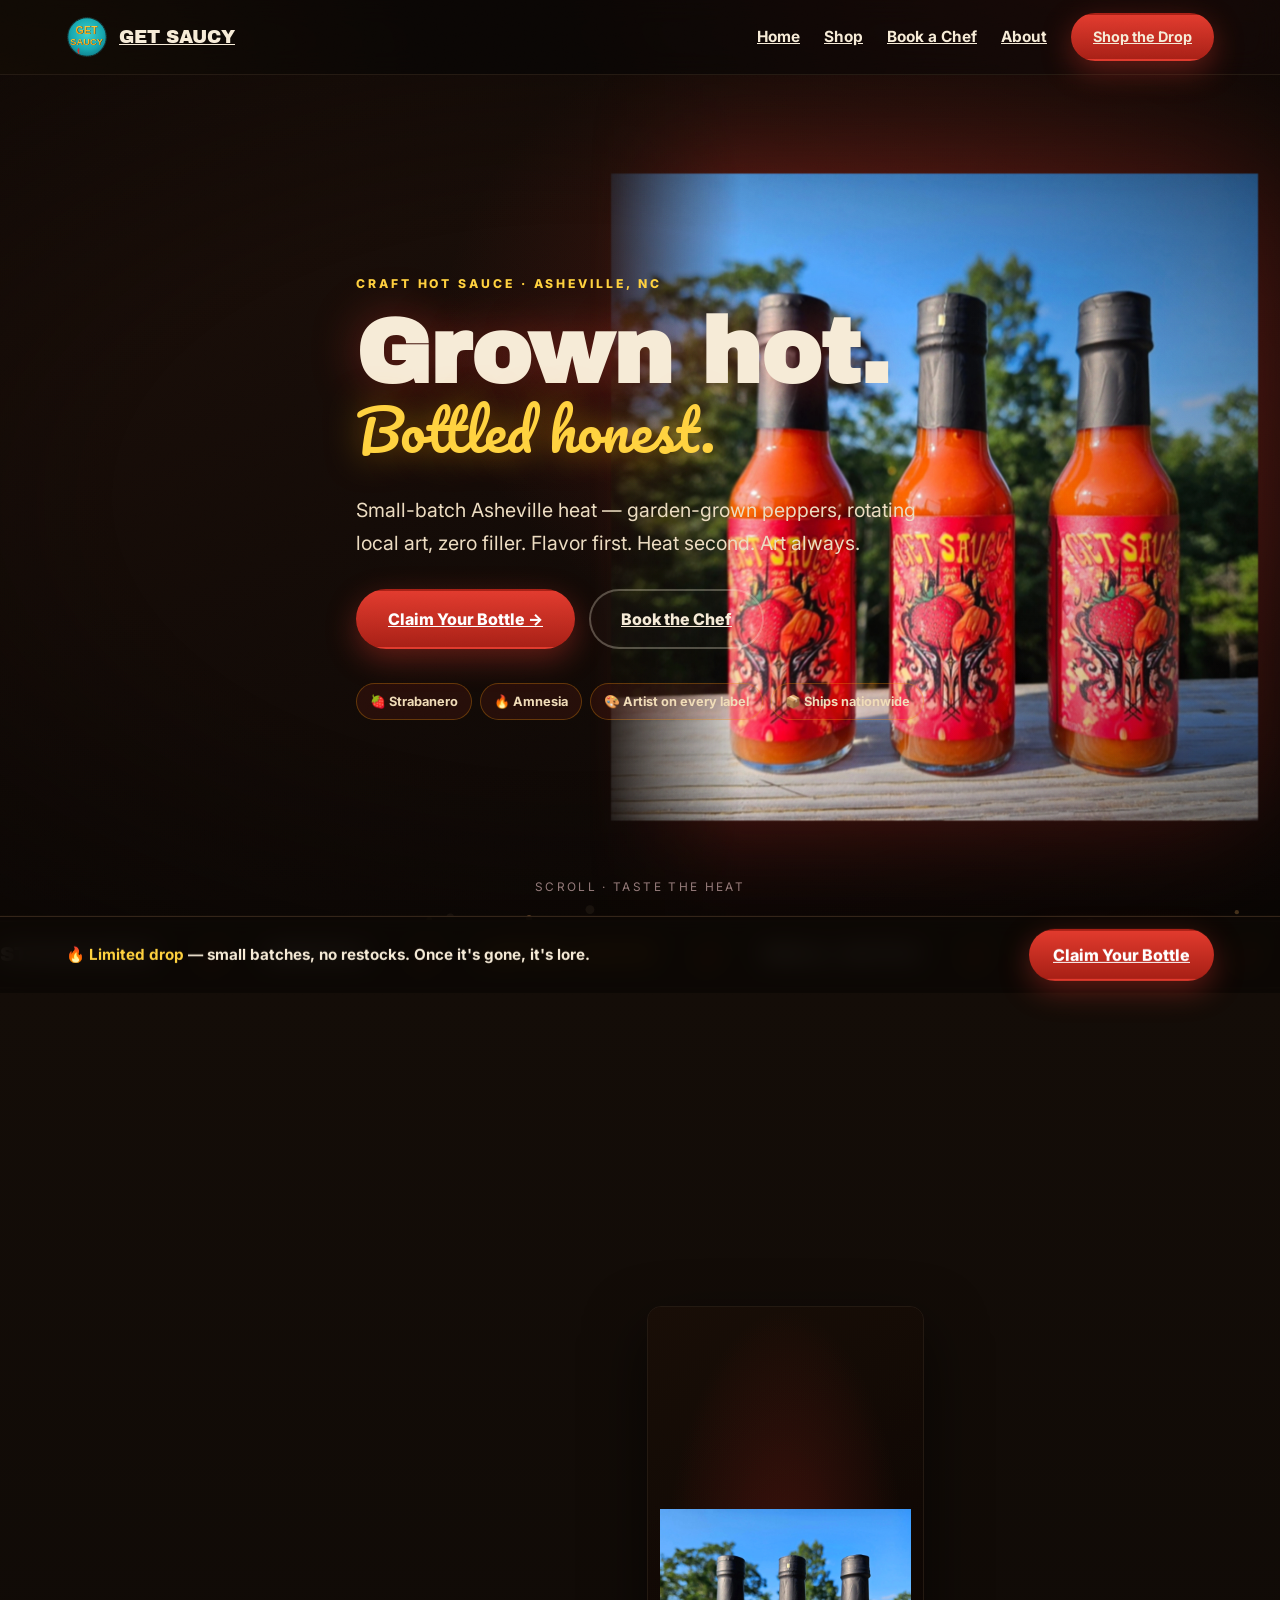
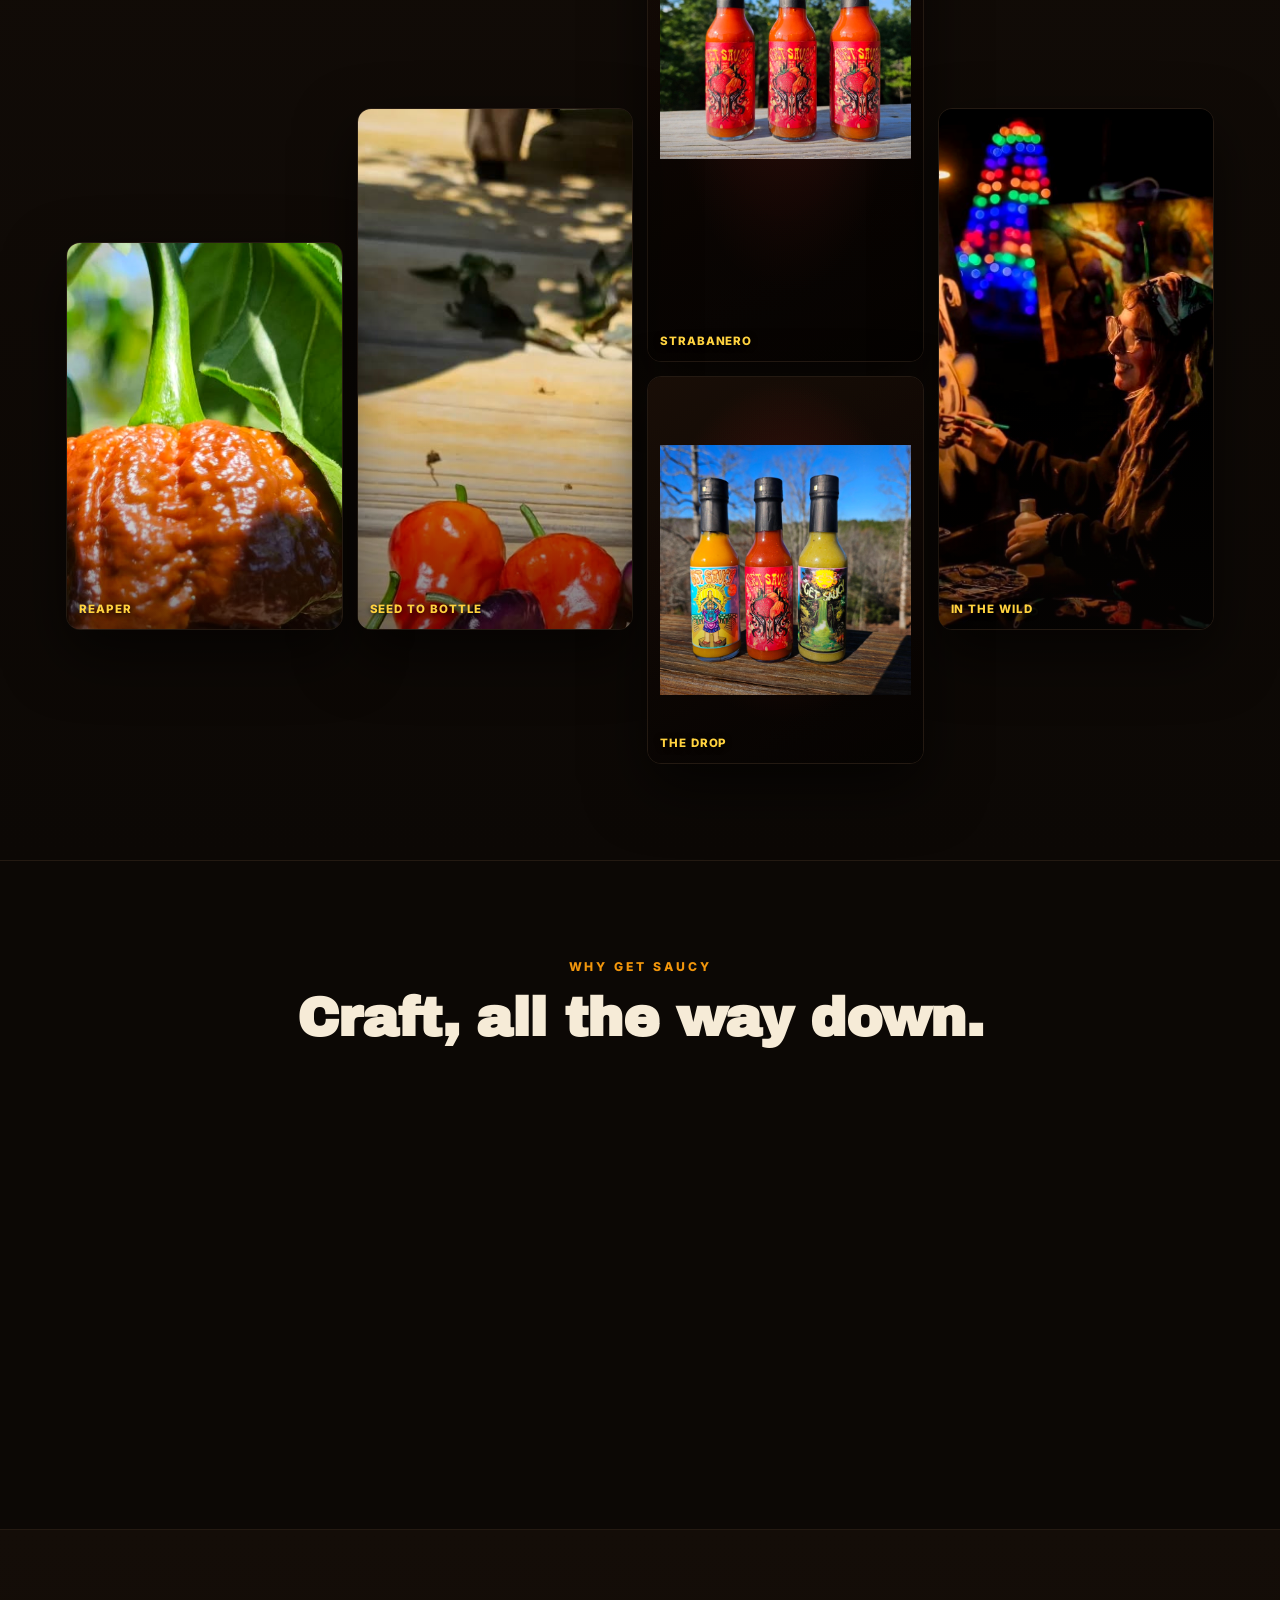
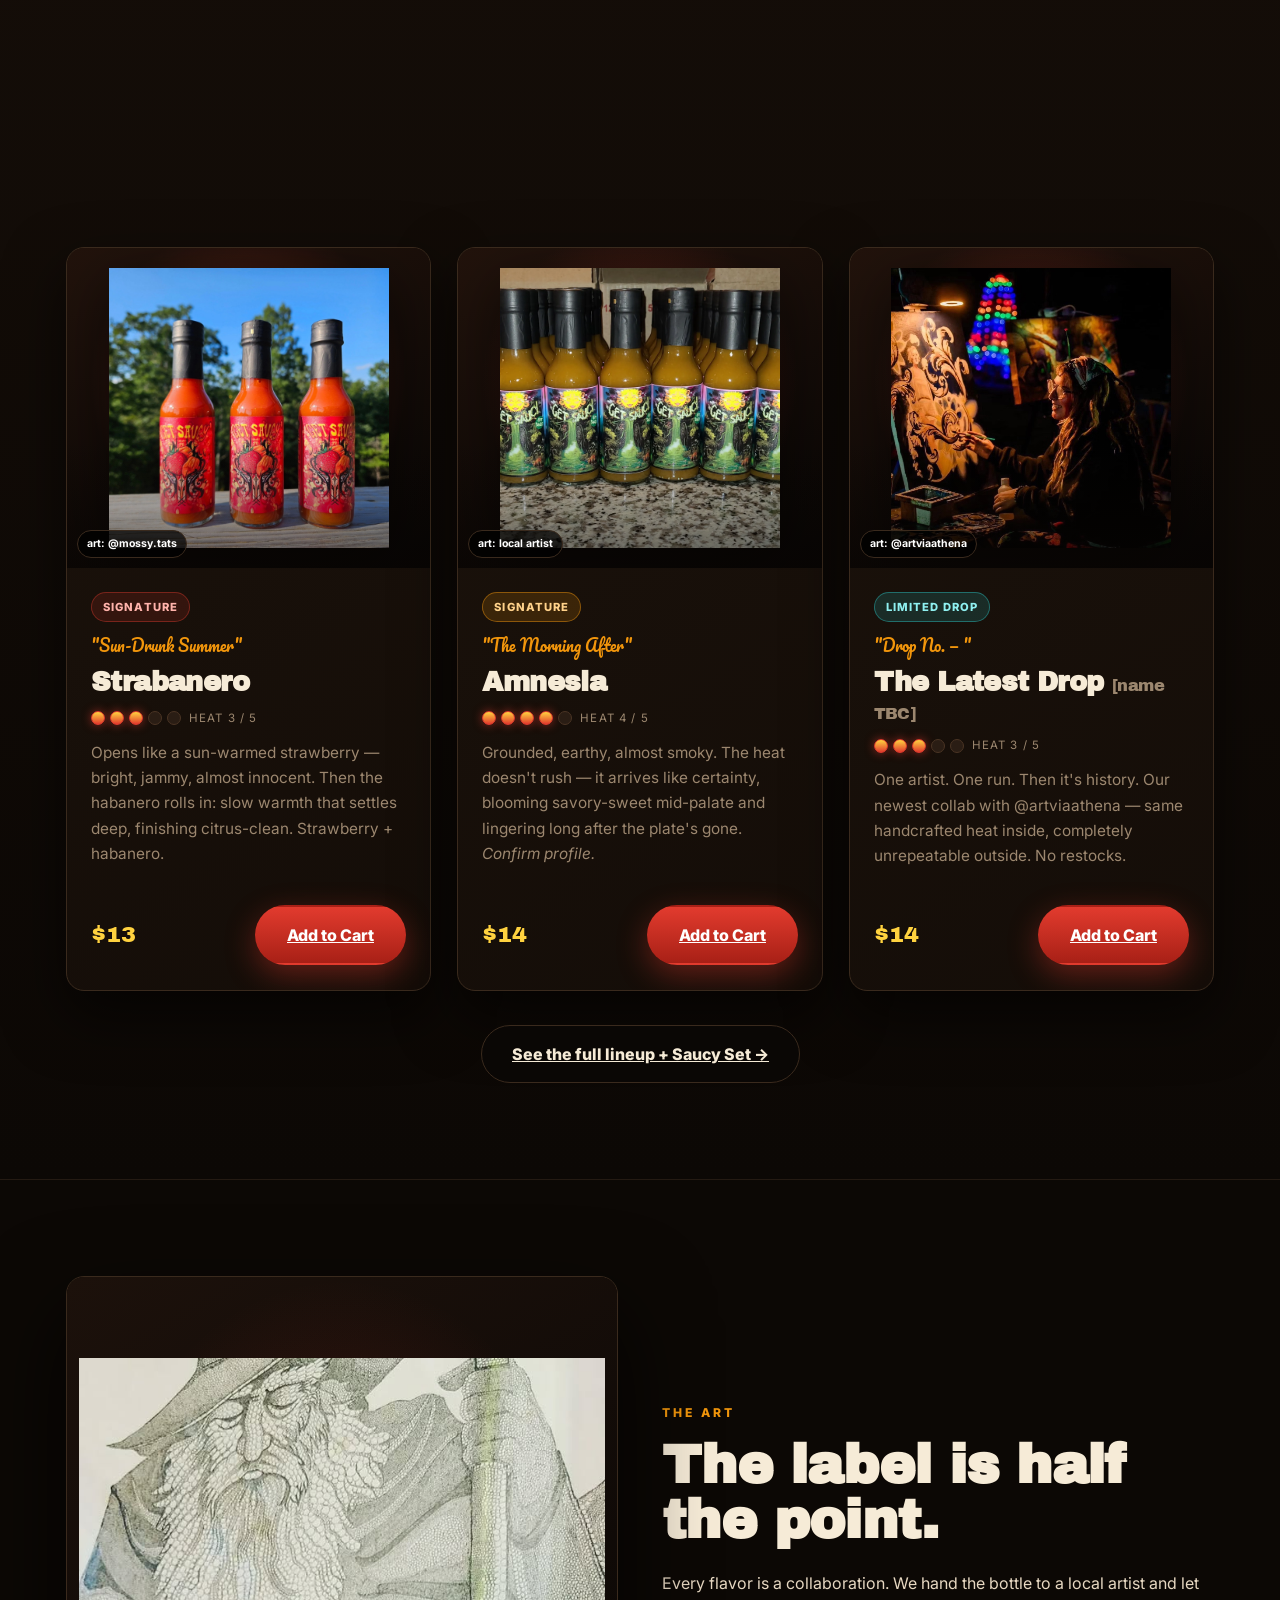
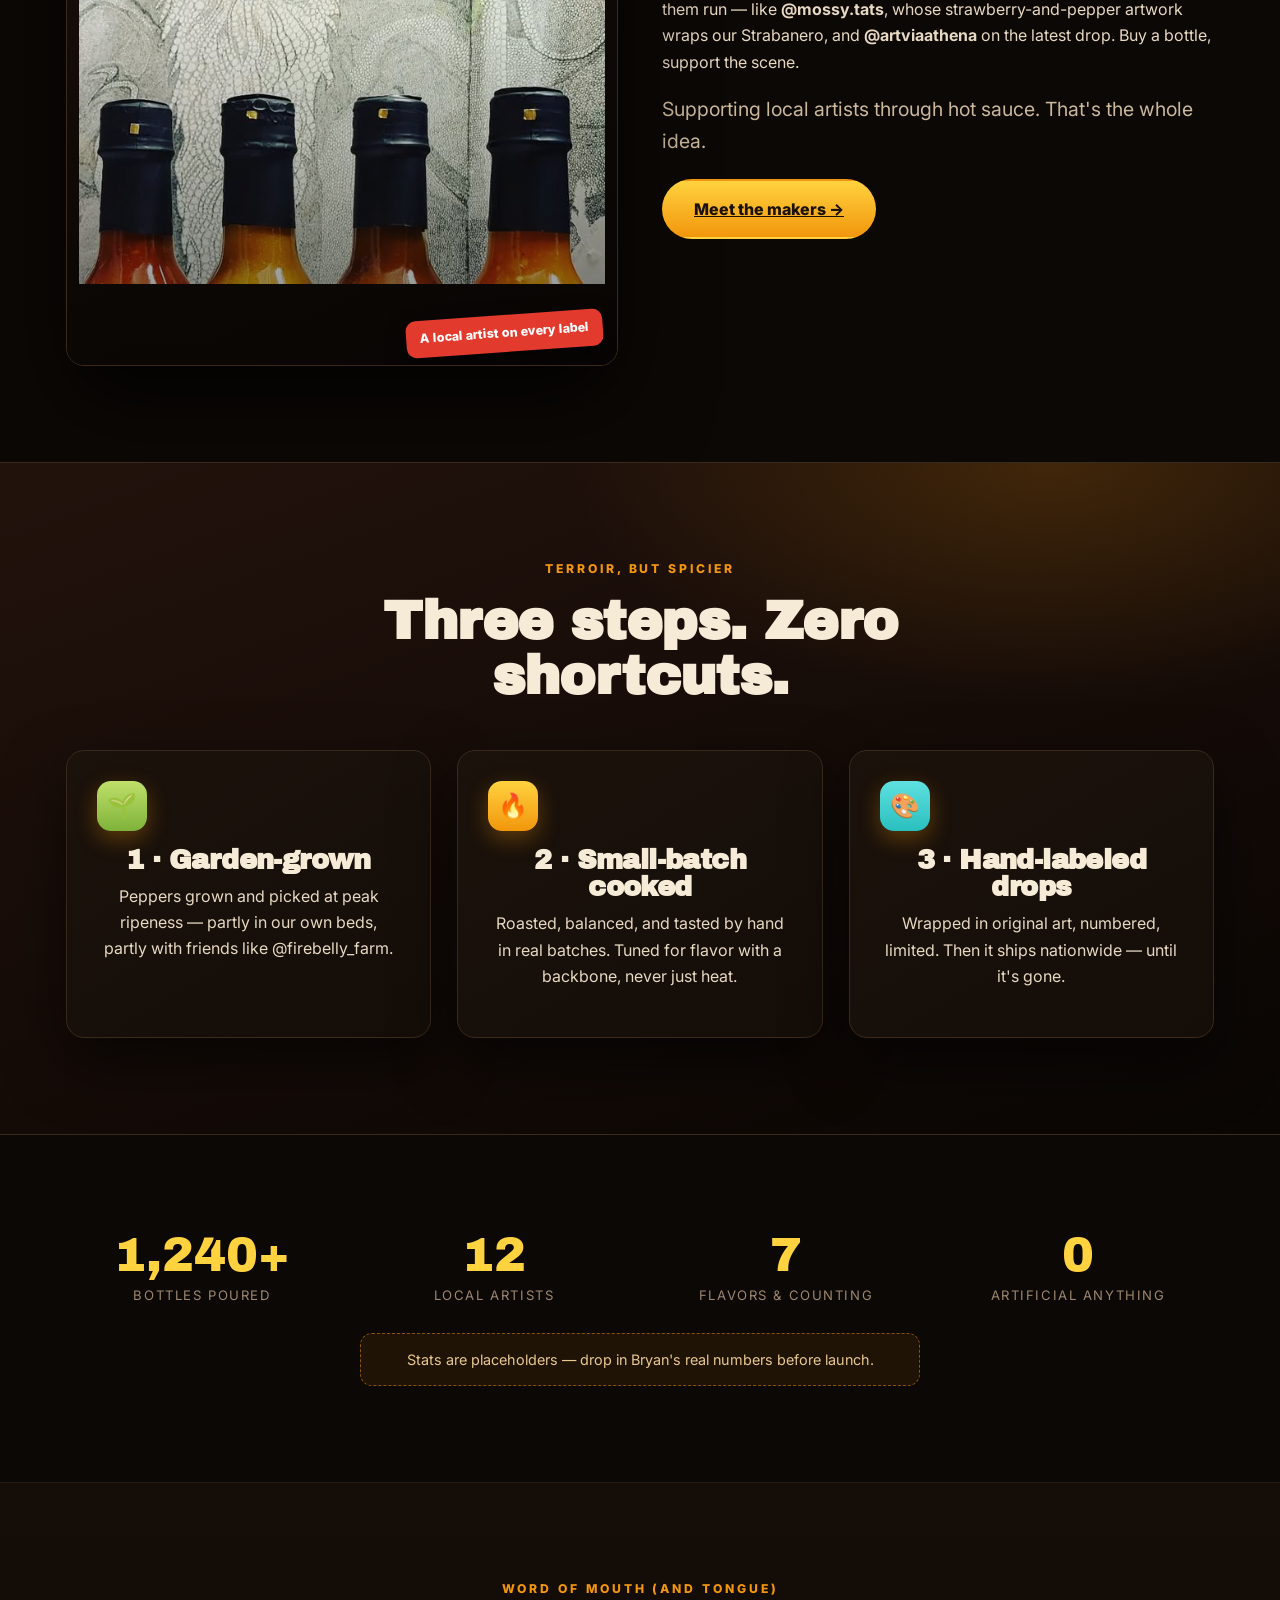
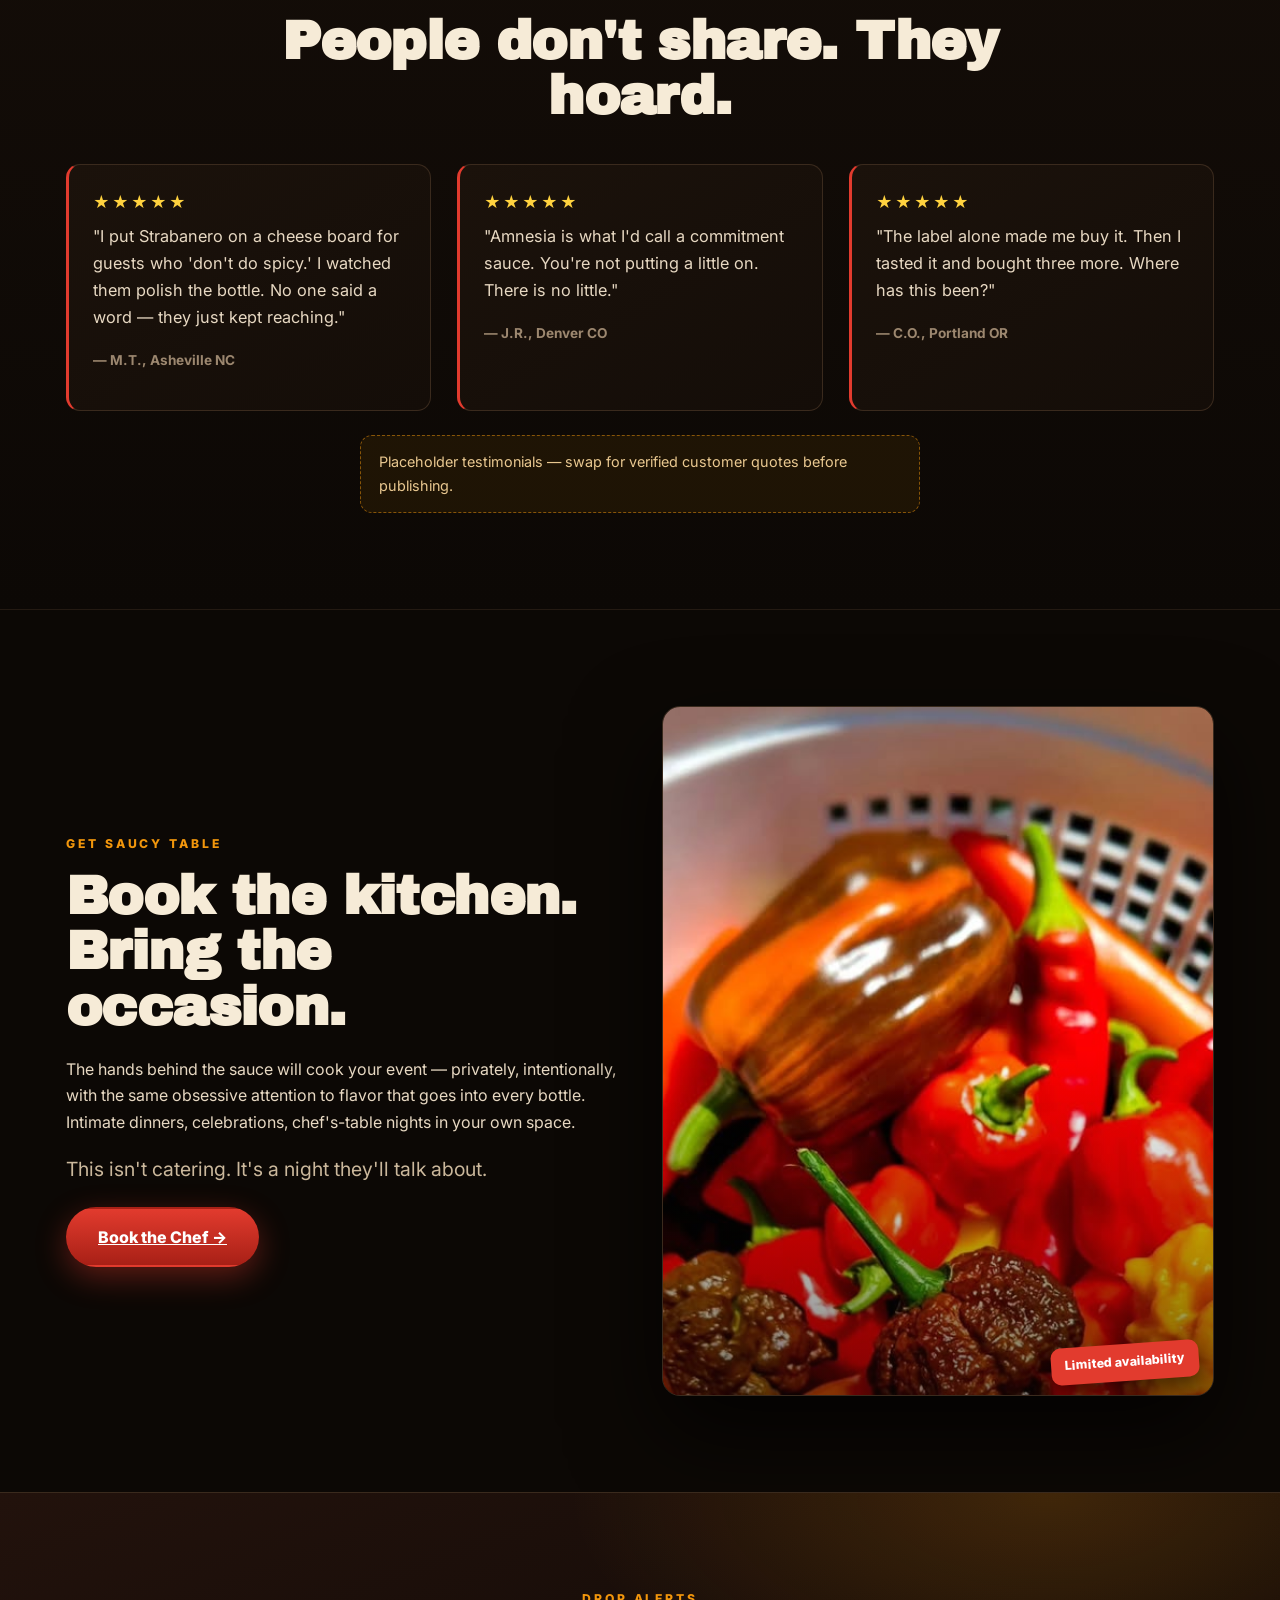
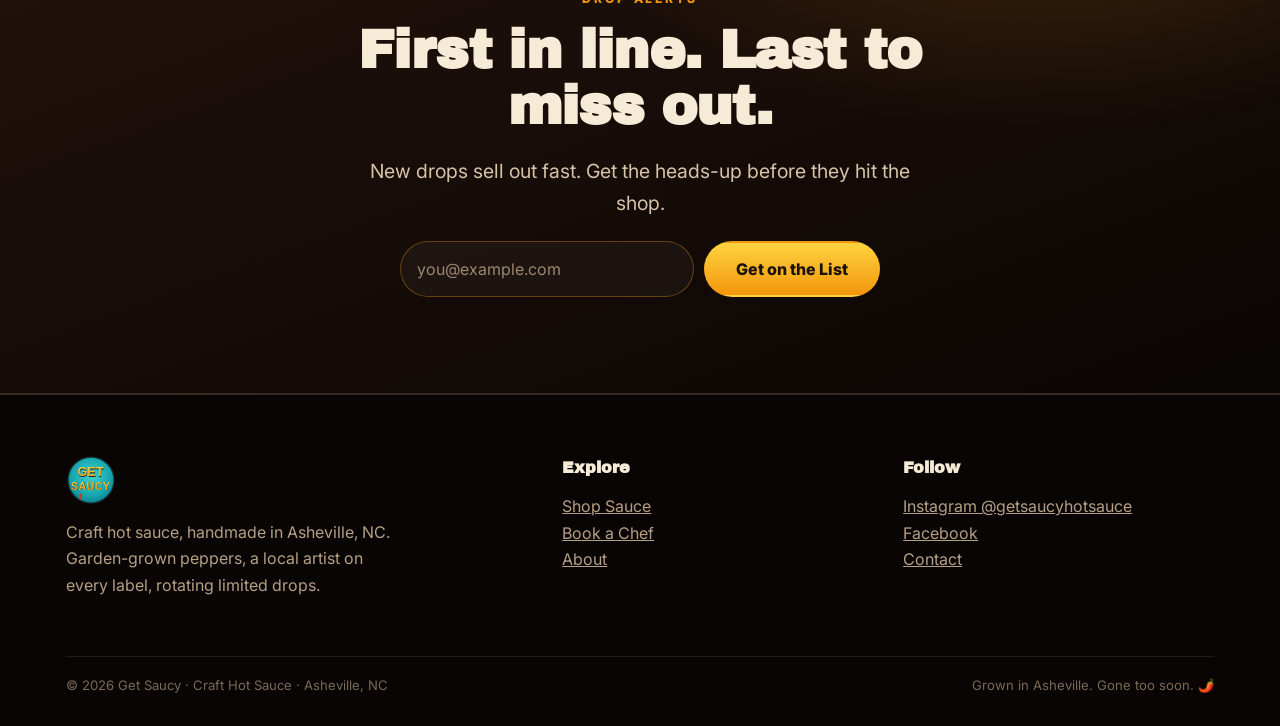
<file: index.html>
<!DOCTYPE html>
<html lang="en">
<head>
<meta charset="UTF-8">
<meta name="viewport" content="width=device-width, initial-scale=1">
<title>Get Saucy — Craft Hot Sauce, Asheville NC | Grown Hot. Bottled Honest.</title>
<meta name="description" content="Small-batch craft hot sauce from Asheville, NC. Garden-grown peppers, a different local artist on every label, rotating limited drops. Flavor first, heat second, art always.">
<meta property="og:title" content="Get Saucy — Craft Hot Sauce, Asheville NC">
<meta property="og:description" content="Garden-grown peppers. Small-batch heat. A local artist on every label. Rotating limited drops.">
<meta property="og:type" content="website">
<meta property="og:image" content="assets/gs-strabanero.jpg">
<link rel="icon" href="assets/logo.svg">
<link rel="preconnect" href="https://fonts.googleapis.com">
<link rel="preconnect" href="https://fonts.gstatic.com" crossorigin>
<link href="https://fonts.googleapis.com/css2?family=Archivo+Black&family=Inter:wght@400;600;700;800&family=Pacifico&display=swap" rel="stylesheet">
<link rel="stylesheet" href="assets/styles.css">
<style>
/* Hero brand emblem in the left gutter (wide screens only) */
.hero__emblem{display:none;position:absolute;top:50%;right:calc(50% + 560px);transform:translateY(-50%);height:36%;max-height:360px;width:auto;z-index:3;
  filter:drop-shadow(0 0 48px rgba(42,191,191,.45)) drop-shadow(0 0 26px rgba(255,210,63,.3));animation:gsfloat 6s ease-in-out infinite}
@media(min-width:1850px){.hero__emblem{display:block}}
@keyframes gsfloat{0%,100%{transform:translateY(-50%)}50%{transform:translateY(calc(-50% - 14px))}}
@media (prefers-reduced-motion:reduce){.hero__emblem{animation:none}}
</style>
</head>
<body>
<a class="skip-link" href="#main">Skip to content</a>
<div class="cursor-glow" aria-hidden="true"></div>

<header class="nav">
  <div class="wrap">
    <a class="brandmark" href="index.html"><img src="assets/logo.svg" alt="Get Saucy"><span>GET SAUCY</span></a>
    <button class="nav-toggle" aria-label="Menu" aria-expanded="false">☰</button>
    <nav class="navlinks" id="nav">
      <a href="index.html">Home</a>
      <a href="shop.html">Shop</a>
      <a href="book.html">Book a Chef</a>
      <a href="about.html">About</a>
      <a class="btn btn-primary btn-magnetic" href="shop.html">Shop the Drop</a>
    </nav>
  </div>
</header>

<main id="main">

<!-- HERO -->
<section class="hero">
  <canvas class="hero__canvas" aria-hidden="true"></canvas>
  <img class="hero__emblem" src="assets/logo.svg" alt="" aria-hidden="true">
  <img class="hero__img" src="assets/gs-strabanero.jpg" alt="Get Saucy Strabanero bottles glowing in golden light" loading="eager">
  <div class="wrap">
    <p class="eyebrow reveal">Craft Hot Sauce · Asheville, NC</p>
    <h1 class="reveal" data-delay="80">Grown hot.<span class="script">Bottled honest.</span></h1>
    <p class="lead reveal" data-delay="160">Small-batch Asheville heat — garden-grown peppers, rotating local art, zero filler. Flavor first. Heat second. Art always.</p>
    <div class="hero-cta reveal" data-delay="240">
      <a class="btn btn-primary btn-magnetic" href="shop.html">Claim Your Bottle →</a>
      <a class="btn btn-ghost" href="book.html">Book the Chef</a>
    </div>
    <div class="heat-strip reveal" data-delay="320">
      <span>🍓 Strabanero</span><span>🔥 Amnesia</span><span>🎨 Artist on every label</span><span>📦 Ships nationwide</span>
    </div>
  </div>
  <div class="scroll-cue" aria-hidden="true">Scroll · taste the heat</div>
</section>

<!-- MARQUEE -->
<div class="marquee" aria-hidden="true">
  <div class="marquee__track">
    <span>STRABANERO <i>🌶️</i> AMNESIA <i>🌶️</i> <em class="accent">LIMITED DROPS</em> <i>🌶️</i> SMALL BATCH <i>🌶️</i> ASHEVILLE NC <i>🌶️</i> A LOCAL ARTIST ON EVERY LABEL <i>🌶️</i></span>
    <span>STRABANERO <i>🌶️</i> AMNESIA <i>🌶️</i> <em class="accent">LIMITED DROPS</em> <i>🌶️</i> SMALL BATCH <i>🌶️</i> ASHEVILLE NC <i>🌶️</i> A LOCAL ARTIST ON EVERY LABEL <i>🌶️</i></span>
  </div>
</div>

<!-- CASCADE GALLERY -->
<section class="band">
  <div class="wrap">
    <div class="section-head reveal">
      <p class="eyebrow">It starts in the garden</p>
      <h2>From dirt to <span class="fire-text">drip.</span></h2>
      <p class="lead">Scotch bonnet, ghost, reaper, 7-pot bubblegum — grown, harvested at peak, roasted, and bottled by hand. You can taste the whole journey.</p>
    </div>
    <div class="cascade">
      <figure class="c1 reveal-scale"><img src="assets/gs-pepper-pick.jpg" alt="Fresh pepper harvest in a colander" loading="lazy"><figcaption>The harvest</figcaption></figure>
      <figure class="c2 reveal-scale" data-delay="90"><img src="assets/gs-bottles-soon.jpg" alt="Golden pepper mash mid-batch" loading="lazy"><figcaption>The mash</figcaption></figure>
      <figure class="c3 reveal-scale" data-delay="180"><img class="fit-contain" src="assets/gs-strabanero.jpg" alt="Strabanero bottles" loading="lazy"><figcaption>Strabanero</figcaption></figure>
      <figure class="c4 reveal-scale" data-delay="120"><img src="assets/gs-peppers-badbrains.jpg" alt="Scotch bonnet pepper on the plant" loading="lazy"><figcaption>Scotch bonnet</figcaption></figure>
      <figure class="c5 reveal-scale" data-delay="200"><img src="assets/gs-pepper-ufo.jpg" alt="Cherry peppers and seeds" loading="lazy" style="object-position:center bottom"><figcaption>Seed to bottle</figcaption></figure>
      <figure class="c6 reveal-scale" data-delay="160"><img src="assets/gs-amnesia.jpg" alt="Ripe reaper pepper" loading="lazy"><figcaption>Reaper</figcaption></figure>
      <figure class="c7 reveal-scale" data-delay="240"><img src="assets/gs-flavor-athena.jpg" alt="A Get Saucy bottle in the garden" loading="lazy"><figcaption>In the wild</figcaption></figure>
      <figure class="c8 reveal-scale" data-delay="280"><img class="fit-contain" src="assets/gs-bottles-batch3.jpg" alt="Bottle trio against blue sky" loading="lazy"><figcaption>The drop</figcaption></figure>
    </div>
  </div>
</section>

<!-- WHY US -->
<section class="center">
  <div class="wrap">
    <div class="section-head reveal" style="margin:0 auto 46px">
      <p class="eyebrow">Why Get Saucy</p>
      <h2>Craft, all the way down.</h2>
    </div>
    <div class="grid grid-3" data-stagger>
      <div class="card reveal">
        <div class="value-icon">🫙</div>
        <h3>Small-batch &amp; handmade</h3>
        <p>No co-packers. No shortcuts. Every batch is made by hand in small runs, so the flavor is dialed in — not averaged out. When it's gone, it's gone for a reason.</p>
      </div>
      <div class="card reveal">
        <div class="value-icon" style="background:linear-gradient(180deg,#bfe06a,#7FB23A)">🌶️</div>
        <h3>Garden-grown peppers</h3>
        <p>Scotch bonnet, ghost, reaper, habanero, 7-pot bubblegum — grown intentionally, harvested at peak. The pepper decides the schedule. We just do it justice.</p>
      </div>
      <div class="card reveal">
        <div class="value-icon" style="background:linear-gradient(180deg,#5fe0e0,#2ABFBF)">🎨</div>
        <h3>An artist on every label</h3>
        <p>We don't license stock art. We commission Asheville artists — each one original, each run limited. Buy a bottle; own a piece of the city.</p>
      </div>
    </div>
  </div>
</section>

<!-- PRODUCTS -->
<section class="band" id="lineup">
  <div class="wrap">
    <div class="section-head reveal">
      <p class="eyebrow">The Lineup · Limited drops</p>
      <h2>Pick your <span class="fire-text">poison.</span></h2>
      <p class="lead">Two signatures and a rotating artist drop. Small runs, no restocks — first come, permanent collection.</p>
    </div>
    <div class="grid grid-3" data-stagger>

      <article class="product reveal">
        <div class="shot"><img src="assets/gs-strabanero.jpg" alt="Strabanero hot sauce" loading="lazy"><span class="artist-credit">art: @mossy.tats</span></div>
        <div class="pbody">
          <span class="tag">Signature</span>
          <p class="dropname">"Sun-Drunk Summer"</p>
          <h3>Strabanero</h3>
          <div class="heat" data-heat="3"><span class="dots"><i class="dot"></i><i class="dot"></i><i class="dot"></i><i class="dot"></i><i class="dot"></i></span><span class="lbl">Heat 3 / 5</span></div>
          <p class="desc">Opens like a sun-warmed strawberry — bright, jammy, almost innocent. Then the habanero rolls in: slow warmth that settles deep, finishing citrus-clean. Strawberry + habanero.</p>
          <div class="prow"><span class="price">$13</span><a class="btn btn-primary btn-magnetic" href="STRIPE_PAYMENT_LINK_STRABANERO" target="_blank" rel="noopener">Add to Cart</a></div>
        </div>
      </article>

      <article class="product reveal">
        <div class="shot"><img src="assets/gs-bottles-ship.jpg" alt="Amnesia hot sauce" loading="lazy"><span class="artist-credit">art: local artist</span></div>
        <div class="pbody">
          <span class="tag" style="background:rgba(242,150,12,.16);color:#ffd28a;border-color:rgba(242,150,12,.45)">Signature</span>
          <p class="dropname">"The Morning After"</p>
          <h3>Amnesia</h3>
          <div class="heat" data-heat="4"><span class="dots"><i class="dot"></i><i class="dot"></i><i class="dot"></i><i class="dot"></i><i class="dot"></i></span><span class="lbl">Heat 4 / 5</span></div>
          <p class="desc">Grounded, earthy, almost smoky. The heat doesn't rush — it arrives like certainty, blooming savory-sweet mid-palate and lingering long after the plate's gone. <em>Confirm profile.</em></p>
          <div class="prow"><span class="price">$14</span><a class="btn btn-primary btn-magnetic" href="STRIPE_PAYMENT_LINK_AMNESIA" target="_blank" rel="noopener">Add to Cart</a></div>
        </div>
      </article>

      <article class="product reveal">
        <div class="shot"><img src="assets/gs-flavor-athena.jpg" alt="The latest limited drop" loading="lazy"><span class="artist-credit">art: @artviaathena</span></div>
        <div class="pbody">
          <span class="tag" style="background:rgba(42,191,191,.16);color:#8ff0f0;border-color:rgba(42,191,191,.45)">Limited drop</span>
          <p class="dropname">"Drop No. — "</p>
          <h3>The Latest Drop <span style="font-weight:400;font-size:.6em;color:var(--muted)">[name TBC]</span></h3>
          <div class="heat" data-heat="3"><span class="dots"><i class="dot"></i><i class="dot"></i><i class="dot"></i><i class="dot"></i><i class="dot"></i></span><span class="lbl">Heat 3 / 5</span></div>
          <p class="desc">One artist. One run. Then it's history. Our newest collab with @artviaathena — same handcrafted heat inside, completely unrepeatable outside. No restocks.</p>
          <div class="prow"><span class="price">$14</span><a class="btn btn-primary btn-magnetic" href="STRIPE_PAYMENT_LINK_DROP" target="_blank" rel="noopener">Add to Cart</a></div>
        </div>
      </article>

    </div>
    <div class="center" style="margin-top:34px"><a class="btn btn-dark" href="shop.html">See the full lineup + Saucy Set →</a></div>
  </div>
</section>

<!-- STORY / ARTIST -->
<section>
  <div class="wrap split">
    <div class="media reveal-scale">
      <img class="fit-contain" src="assets/gs-peppers-firebelly.jpg" alt="Original label artwork by a local artist" loading="lazy">
      <span class="badge-rot">A local artist on every label</span>
    </div>
    <div class="reveal" data-delay="120">
      <p class="eyebrow">The art</p>
      <h2>The label is half the point.</h2>
      <p>Every flavor is a collaboration. We hand the bottle to a local artist and let them run — like <strong>@mossy.tats</strong>, whose strawberry-and-pepper artwork wraps our Strabanero, and <strong>@artviaathena</strong> on the latest drop. Buy a bottle, support the scene.</p>
      <p class="lead" style="color:#cbb89c">Supporting local artists through hot sauce. That's the whole idea.</p>
      <a class="btn btn-ember btn-magnetic" href="about.html">Meet the makers →</a>
    </div>
  </div>
</section>

<!-- PROCESS -->
<section class="band-fire center">
  <div class="wrap">
    <div class="section-head reveal" style="margin:0 auto 46px">
      <p class="eyebrow">Terroir, but spicier</p>
      <h2>Three steps. Zero shortcuts.</h2>
    </div>
    <div class="grid grid-3" data-stagger>
      <div class="card reveal"><div class="value-icon" style="background:linear-gradient(180deg,#bfe06a,#7FB23A)">🌱</div><h3>1 · Garden-grown</h3><p>Peppers grown and picked at peak ripeness — partly in our own beds, partly with friends like @firebelly_farm.</p></div>
      <div class="card reveal"><div class="value-icon">🔥</div><h3>2 · Small-batch cooked</h3><p>Roasted, balanced, and tasted by hand in real batches. Tuned for flavor with a backbone, never just heat.</p></div>
      <div class="card reveal"><div class="value-icon" style="background:linear-gradient(180deg,#5fe0e0,#2ABFBF)">🎨</div><h3>3 · Hand-labeled drops</h3><p>Wrapped in original art, numbered, limited. Then it ships nationwide — until it's gone.</p></div>
    </div>
  </div>
</section>

<!-- STATS -->
<section class="center">
  <div class="wrap">
    <div class="stats reveal">
      <div class="stat"><div class="num" data-to="1240" data-suffix="+">0</div><div class="lbl">Bottles poured</div></div>
      <div class="stat"><div class="num" data-to="12">0</div><div class="lbl">Local artists</div></div>
      <div class="stat"><div class="num" data-to="7">0</div><div class="lbl">Flavors &amp; counting</div></div>
      <div class="stat"><div class="num" data-to="0">0</div><div class="lbl">Artificial anything</div></div>
    </div>
    <p class="note" style="max-width:560px;margin:26px auto 0">Stats are placeholders — drop in Bryan's real numbers before launch.</p>
  </div>
</section>

<!-- TESTIMONIALS -->
<section class="band">
  <div class="wrap">
    <div class="section-head reveal center" style="margin:0 auto 40px">
      <p class="eyebrow">Word of mouth (and tongue)</p>
      <h2>People don't share. They hoard.</h2>
    </div>
    <div class="grid grid-3" data-stagger>
      <div class="quote reveal"><div class="stars">★★★★★</div><p>"I put Strabanero on a cheese board for guests who 'don't do spicy.' I watched them polish the bottle. No one said a word — they just kept reaching."</p><p class="who">— M.T., Asheville NC</p></div>
      <div class="quote reveal"><div class="stars">★★★★★</div><p>"Amnesia is what I'd call a commitment sauce. You're not putting a little on. There is no little."</p><p class="who">— J.R., Denver CO</p></div>
      <div class="quote reveal"><div class="stars">★★★★★</div><p>"The label alone made me buy it. Then I tasted it and bought three more. Where has this been?"</p><p class="who">— C.O., Portland OR</p></div>
    </div>
    <p class="note" style="max-width:560px;margin:24px auto 0">Placeholder testimonials — swap for verified customer quotes before publishing.</p>
  </div>
</section>

<!-- PRIVATE CHEF -->
<section>
  <div class="wrap split">
    <div class="reveal">
      <p class="eyebrow">Get Saucy Table</p>
      <h2>Book the kitchen. Bring the occasion.</h2>
      <p>The hands behind the sauce will cook your event — privately, intentionally, with the same obsessive attention to flavor that goes into every bottle. Intimate dinners, celebrations, chef's-table nights in your own space.</p>
      <p class="lead" style="color:#cbb89c">This isn't catering. It's a night they'll talk about.</p>
      <a class="btn btn-primary btn-magnetic" href="book.html">Book the Chef →</a>
    </div>
    <div class="media reveal-scale" data-delay="120">
      <img src="assets/gs-pepper-pick.jpg" alt="Fresh peppers, ready to cook" loading="lazy">
      <span class="badge-rot">Limited availability</span>
    </div>
  </div>
</section>

<!-- NEWSLETTER -->
<section class="band-fire center">
  <div class="wrap" style="max-width:640px">
    <div class="reveal">
      <p class="eyebrow">Drop alerts</p>
      <h2>First in line. Last to miss out.</h2>
      <p class="lead">New drops sell out fast. Get the heads-up before they hit the shop.</p>
      <!-- Setup: replace action with your Formspree endpoint -->
      <form class="subscribe" action="https://formspree.io/f/YOUR_FORMSPREE_ID" method="POST">
        <input type="email" name="email" placeholder="you@example.com" aria-label="Email" required>
        <button class="btn btn-ember btn-magnetic" type="submit">Get on the List</button>
      </form>
    </div>
  </div>
</section>

</main>

<footer>
  <div class="wrap">
    <div class="cols">
      <div>
        <a class="brandmark" href="index.html" style="color:var(--cream)"><img src="assets/logo.svg" alt="Get Saucy" style="height:50px"></a>
        <p style="margin-top:14px;max-width:340px">Craft hot sauce, handmade in Asheville, NC. Garden-grown peppers, a local artist on every label, rotating limited drops.</p>
      </div>
      <div><h4>Explore</h4><p><a href="shop.html">Shop Sauce</a><br><a href="book.html">Book a Chef</a><br><a href="about.html">About</a></p></div>
      <div><h4>Follow</h4><p><a href="https://www.instagram.com/getsaucyhotsauce/" target="_blank" rel="noopener">Instagram @getsaucyhotsauce</a><br><a href="https://www.facebook.com/bryan.clark.299631" target="_blank" rel="noopener">Facebook</a><br><a href="about.html#contact">Contact</a></p></div>
    </div>
    <div class="legal"><span>© <span id="yr"></span> Get Saucy · Craft Hot Sauce · Asheville, NC</span><span>Grown in Asheville. Gone too soon. 🌶️</span></div>
  </div>
</footer>

<!-- STICKY BUY BAR -->
<div class="buybar" aria-hidden="true">
  <div class="wrap">
    <div class="txt">🔥 <b>Limited drop</b> — small batches, no restocks. Once it's gone, it's lore.</div>
    <a class="btn btn-primary btn-magnetic" href="shop.html">Claim Your Bottle</a>
  </div>
</div>

<script src="assets/motion.js" defer></script>
</body>
</html>
</file>
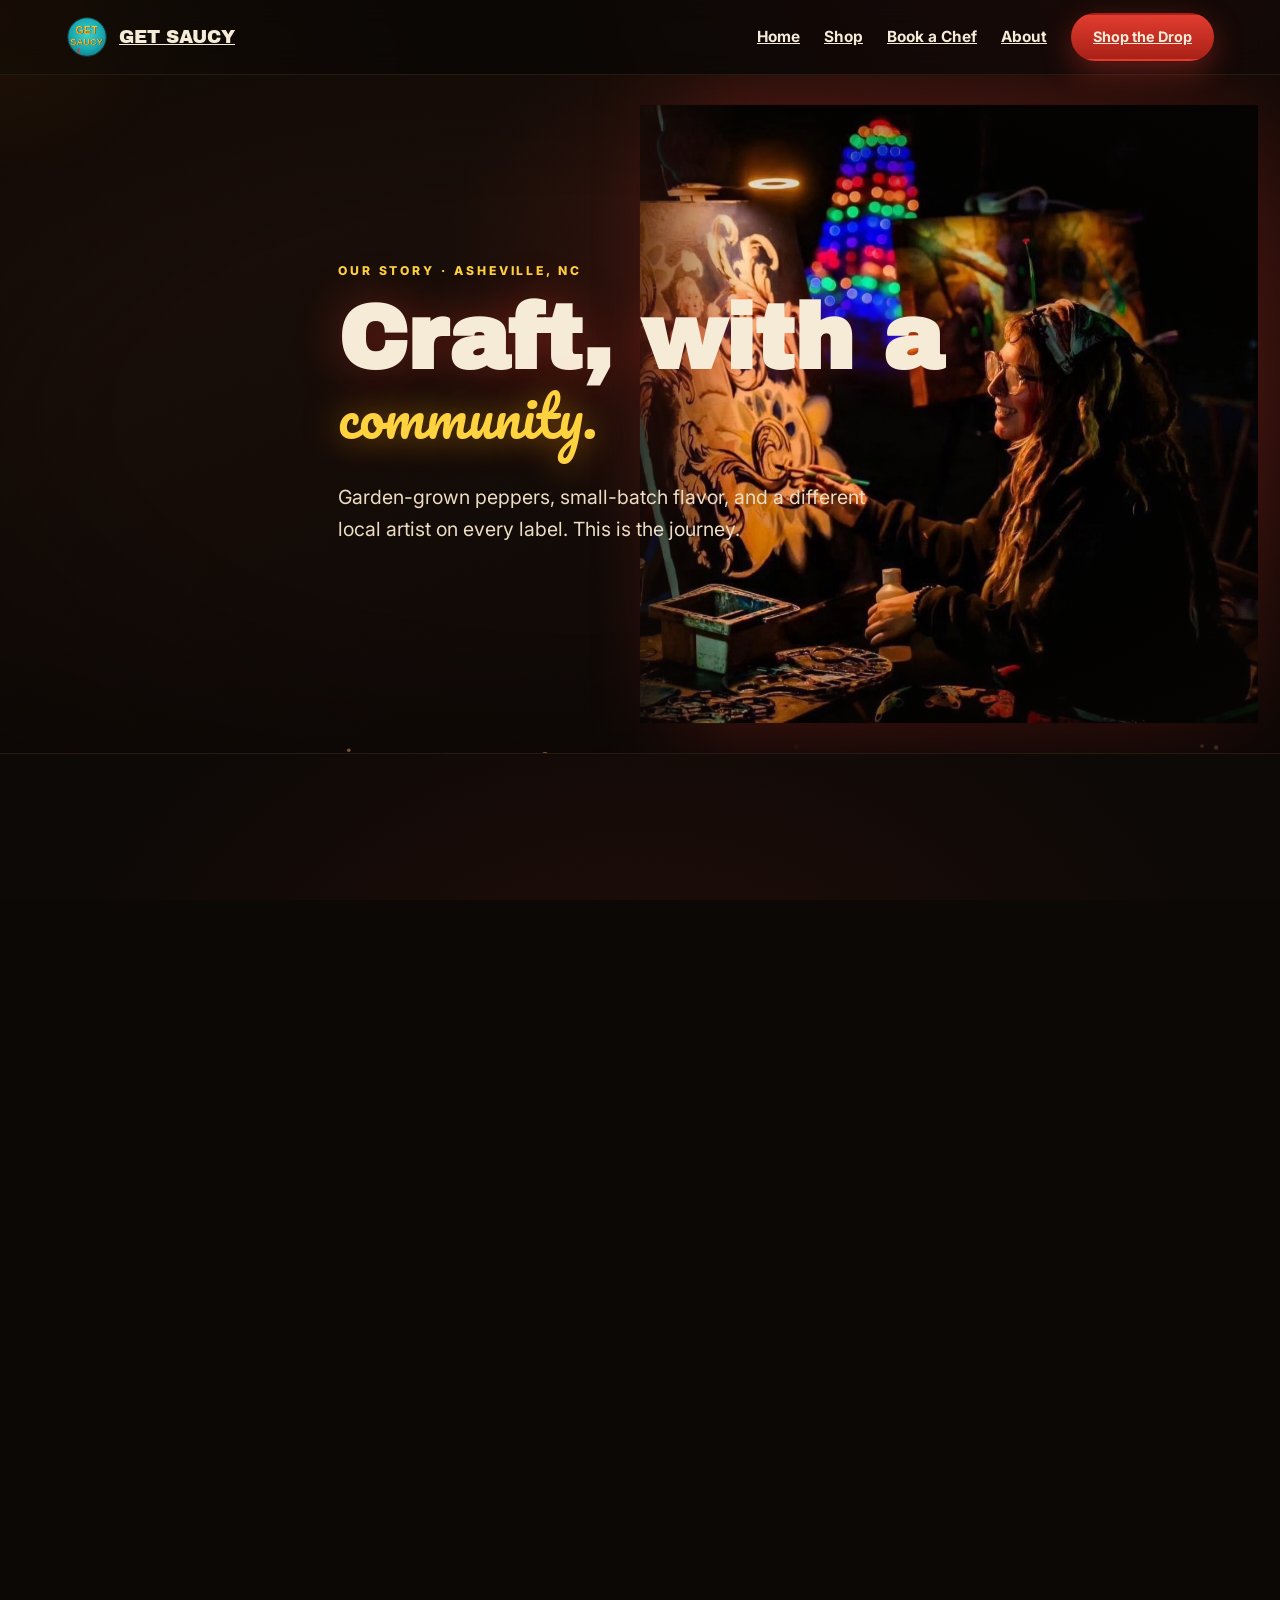
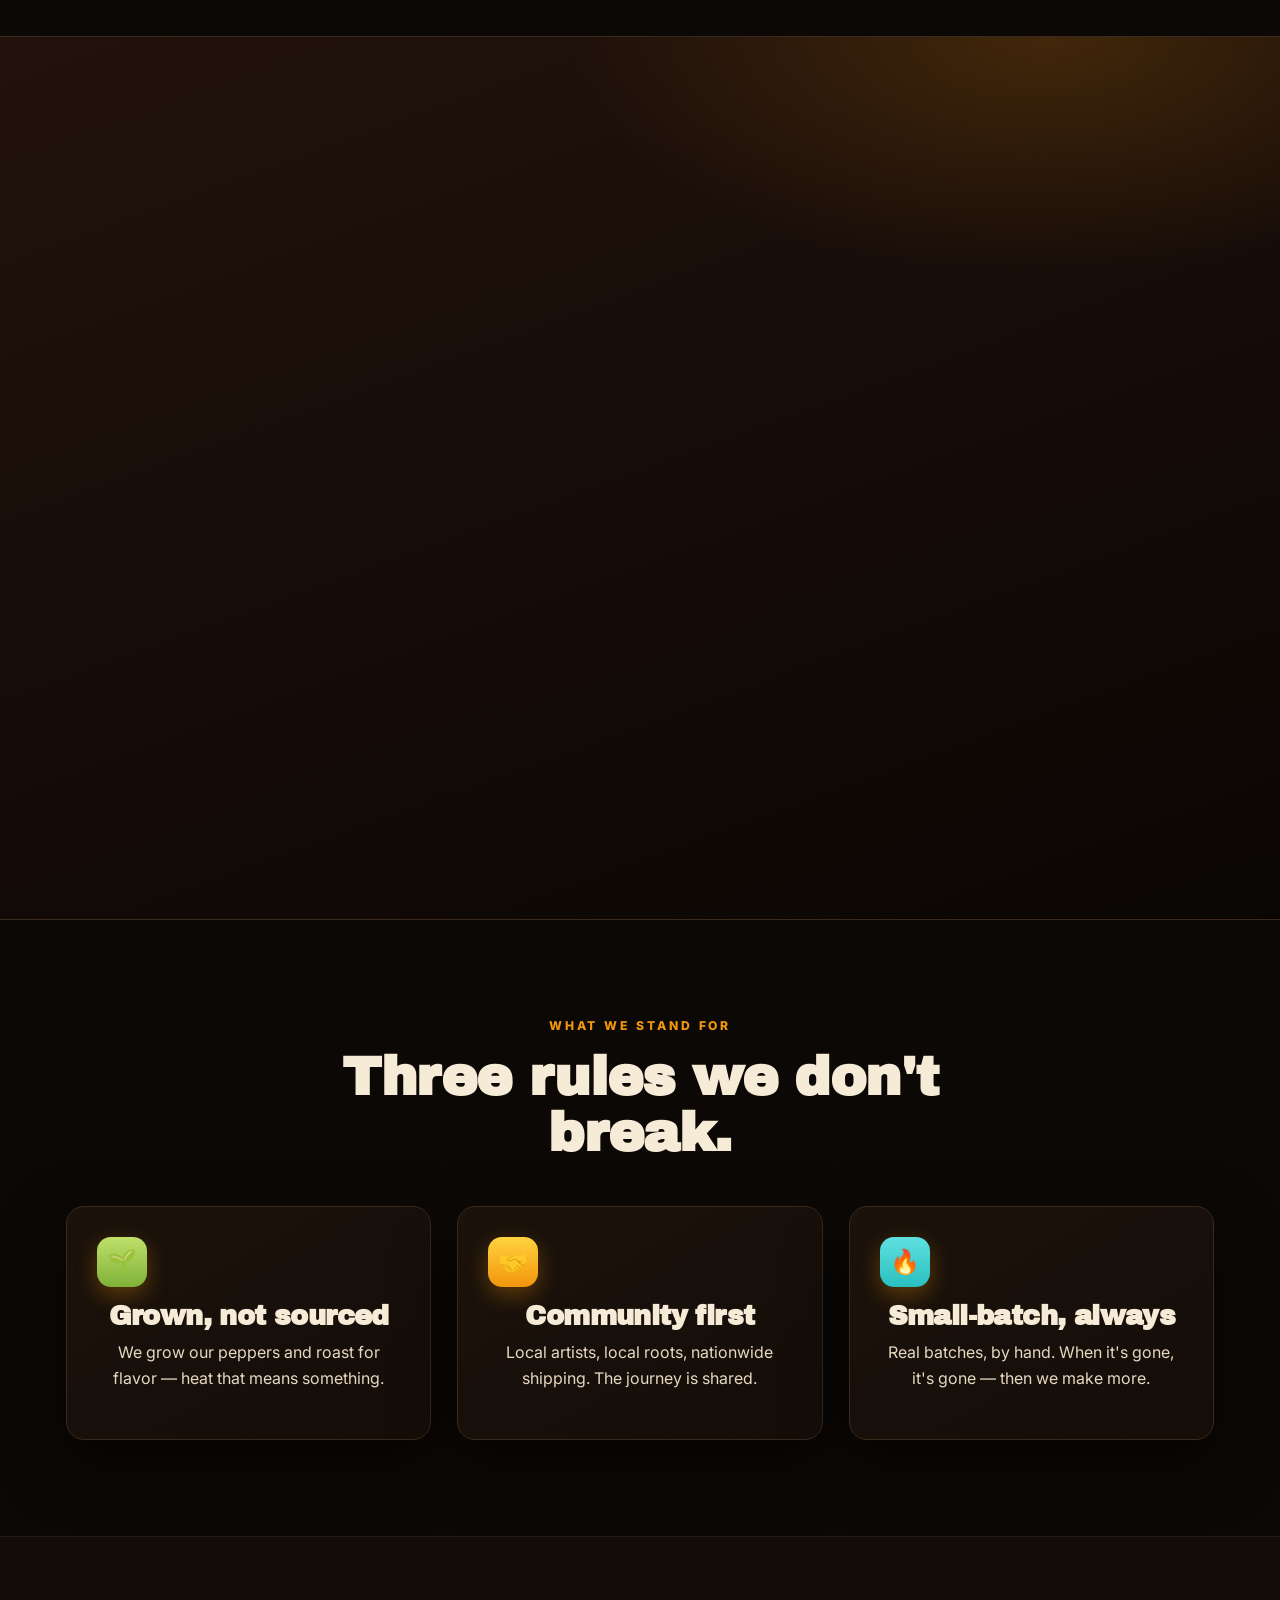
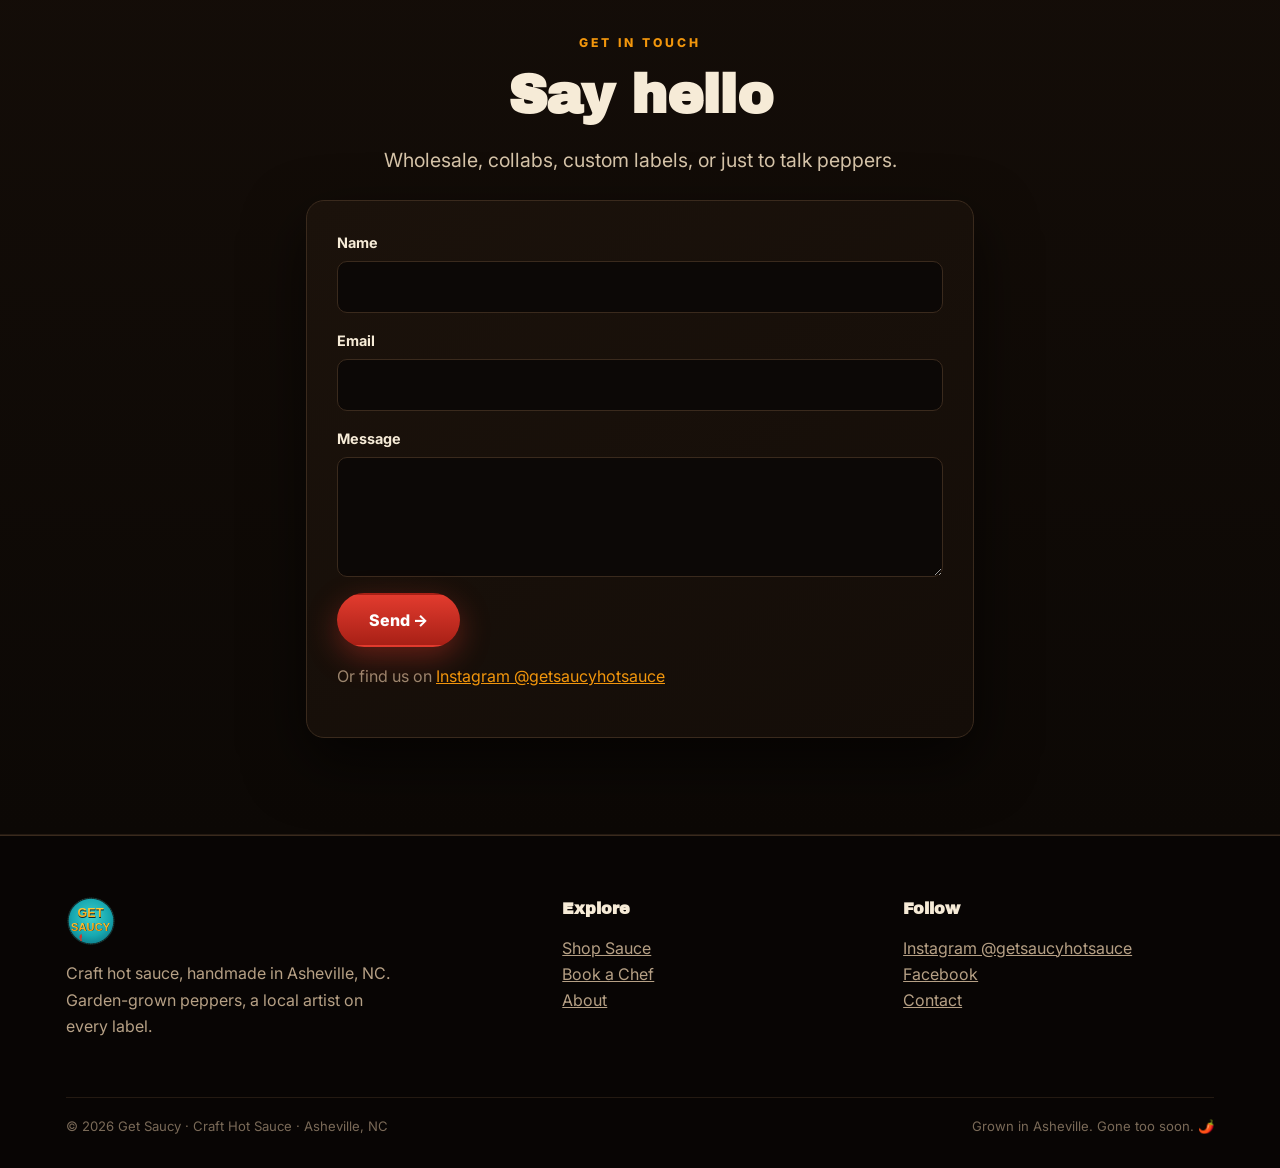
<file: about.html>
<!DOCTYPE html>
<html lang="en">
<head>
<meta charset="UTF-8">
<meta name="viewport" content="width=device-width, initial-scale=1">
<title>About — Get Saucy | Craft Hot Sauce &amp; Local Art, Asheville NC</title>
<meta name="description" content="The Get Saucy story: small-batch craft hot sauce from Asheville, NC, garden-grown peppers, and a different local artist on every label.">
<link rel="icon" href="assets/logo.svg">
<link rel="preconnect" href="https://fonts.googleapis.com">
<link rel="preconnect" href="https://fonts.gstatic.com" crossorigin>
<link href="https://fonts.googleapis.com/css2?family=Archivo+Black&family=Inter:wght@400;600;700;800&family=Pacifico&display=swap" rel="stylesheet">
<link rel="stylesheet" href="assets/styles.css">
</head>
<body>
<a class="skip-link" href="#main">Skip to content</a>
<div class="cursor-glow" aria-hidden="true"></div>

<header class="nav">
  <div class="wrap">
    <a class="brandmark" href="index.html"><img src="assets/logo.svg" alt="Get Saucy"><span>GET SAUCY</span></a>
    <button class="nav-toggle" aria-label="Menu" aria-expanded="false">☰</button>
    <nav class="navlinks" id="nav">
      <a href="index.html">Home</a>
      <a href="shop.html">Shop</a>
      <a href="book.html">Book a Chef</a>
      <a href="about.html">About</a>
      <a class="btn btn-primary btn-magnetic" href="shop.html">Shop the Drop</a>
    </nav>
  </div>
</header>

<main id="main">
<section class="hero" style="min-height:66vh">
  <canvas class="hero__canvas" aria-hidden="true"></canvas>
  <img class="hero__img" src="assets/gs-flavor-athena.jpg" alt="A Get Saucy bottle in the garden" loading="eager">
  <div class="wrap">
    <p class="eyebrow reveal">Our Story · Asheville, NC</p>
    <h1 class="reveal" data-delay="80">Craft, with a<span class="script">community.</span></h1>
    <p class="lead reveal" data-delay="160">Garden-grown peppers, small-batch flavor, and a different local artist on every label. This is the journey.</p>
  </div>
</section>

<section>
  <div class="wrap split">
    <div class="reveal">
      <p class="eyebrow">The Maker</p>
      <h2>Made by hand, the slow way.</h2>
      <p>[Maker name] started Get Saucy the same way most obsessions begin: a garden that got out of hand and a refusal to waste good peppers. Based in Asheville, NC — a city that rewards craft and punishes imitation — every bottle is a collaboration between the land, the kitchen, and the local artists who make this place worth living in.</p>
      <p class="lead" style="color:#cbb89c">Community isn't the backstory here. It's the whole point.</p>
      <p class="note"><strong>Placeholder:</strong> swap in the maker's name &amp; the real origin moment (first batch, what sparked it).</p>
    </div>
    <div class="media reveal-scale" data-delay="120">
      <img src="assets/gs-bottles-soon.jpg" alt="Pepper mash mid-batch" loading="lazy">
      <span class="badge-rot">Small batch, always</span>
    </div>
  </div>
</section>

<section class="band-fire">
  <div class="wrap split">
    <div class="media reveal-scale">
      <img class="fit-contain" src="assets/gs-peppers-firebelly.jpg" alt="Original label artwork" loading="lazy">
      <span class="badge-rot">Label № — local art</span>
    </div>
    <div class="reveal" data-delay="120">
      <p class="eyebrow">The Art</p>
      <h2>A local artist on every label.</h2>
      <p>Every flavor is a collaboration. We hand the bottle to a local artist and let them run — like <strong>@mossy.tats</strong>, whose strawberry-and-pepper artwork wraps our <strong>Strabanero</strong>, and <strong>@artviaathena</strong> on the latest drop. Buy a bottle, support the scene. That's the whole idea: supporting local artists through hot sauce.</p>
      <a class="btn btn-ember btn-magnetic" href="shop.html">Shop the lineup →</a>
    </div>
  </div>
</section>

<section class="center">
  <div class="wrap">
    <div class="section-head reveal" style="margin:0 auto 46px">
      <p class="eyebrow">What we stand for</p>
      <h2>Three rules we don't break.</h2>
    </div>
    <div class="grid grid-3" data-stagger>
      <div class="card reveal"><div class="value-icon" style="background:linear-gradient(180deg,#bfe06a,#7FB23A)">🌱</div><h3>Grown, not sourced</h3><p>We grow our peppers and roast for flavor — heat that means something.</p></div>
      <div class="card reveal"><div class="value-icon">🤝</div><h3>Community first</h3><p>Local artists, local roots, nationwide shipping. The journey is shared.</p></div>
      <div class="card reveal"><div class="value-icon" style="background:linear-gradient(180deg,#5fe0e0,#2ABFBF)">🔥</div><h3>Small-batch, always</h3><p>Real batches, by hand. When it's gone, it's gone — then we make more.</p></div>
    </div>
  </div>
</section>

<section id="contact" class="band">
  <div class="wrap" style="max-width:720px;margin:0 auto">
    <div class="section-head center reveal" style="margin:0 auto 24px">
      <p class="eyebrow">Get in touch</p><h2>Say hello</h2>
      <p class="lead">Wholesale, collabs, custom labels, or just to talk peppers.</p>
    </div>
    <div class="card reveal">
      <!-- Setup: replace action with your Formspree endpoint -->
      <form action="https://formspree.io/f/YOUR_FORMSPREE_ID" method="POST">
        <div class="field"><label for="name">Name</label><input id="name" name="name" required></div>
        <div class="field"><label for="email">Email</label><input id="email" type="email" name="email" required></div>
        <div class="field"><label for="msg">Message</label><textarea id="msg" name="message" required></textarea></div>
        <button class="btn btn-primary btn-magnetic" type="submit">Send →</button>
      </form>
      <p style="margin-top:16px;color:var(--muted)">Or find us on <a href="https://www.instagram.com/getsaucyhotsauce/" target="_blank" rel="noopener">Instagram @getsaucyhotsauce</a></p>
    </div>
  </div>
</section>
</main>

<footer>
  <div class="wrap">
    <div class="cols">
      <div>
        <a class="brandmark" href="index.html" style="color:var(--cream)"><img src="assets/logo.svg" alt="Get Saucy" style="height:50px"></a>
        <p style="margin-top:14px;max-width:340px">Craft hot sauce, handmade in Asheville, NC. Garden-grown peppers, a local artist on every label.</p>
      </div>
      <div><h4>Explore</h4><p><a href="shop.html">Shop Sauce</a><br><a href="book.html">Book a Chef</a><br><a href="about.html">About</a></p></div>
      <div><h4>Follow</h4><p><a href="https://www.instagram.com/getsaucyhotsauce/" target="_blank" rel="noopener">Instagram @getsaucyhotsauce</a><br><a href="https://www.facebook.com/bryan.clark.299631" target="_blank" rel="noopener">Facebook</a><br><a href="#contact">Contact</a></p></div>
    </div>
    <div class="legal"><span>© <span id="yr"></span> Get Saucy · Craft Hot Sauce · Asheville, NC</span><span>Grown in Asheville. Gone too soon. 🌶️</span></div>
  </div>
</footer>

<script src="assets/motion.js" defer></script>
</body>
</html>
</file>
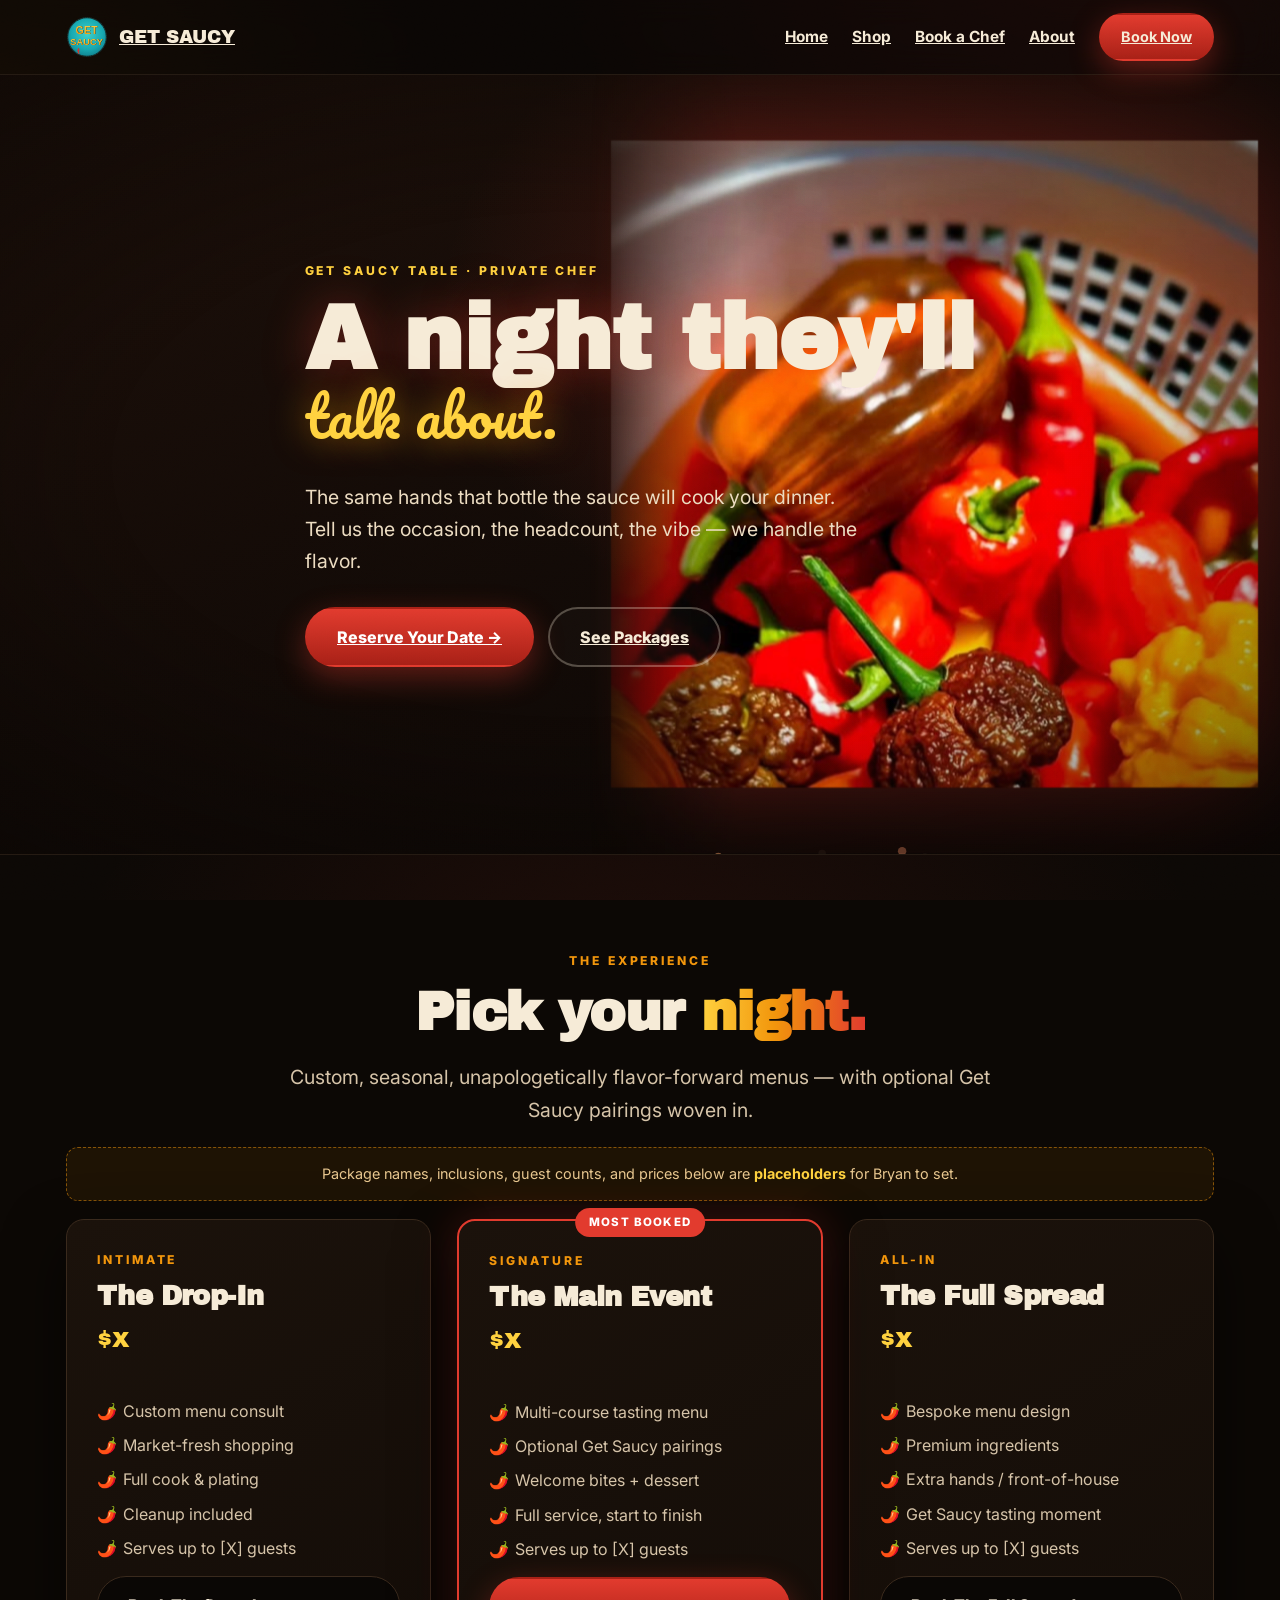
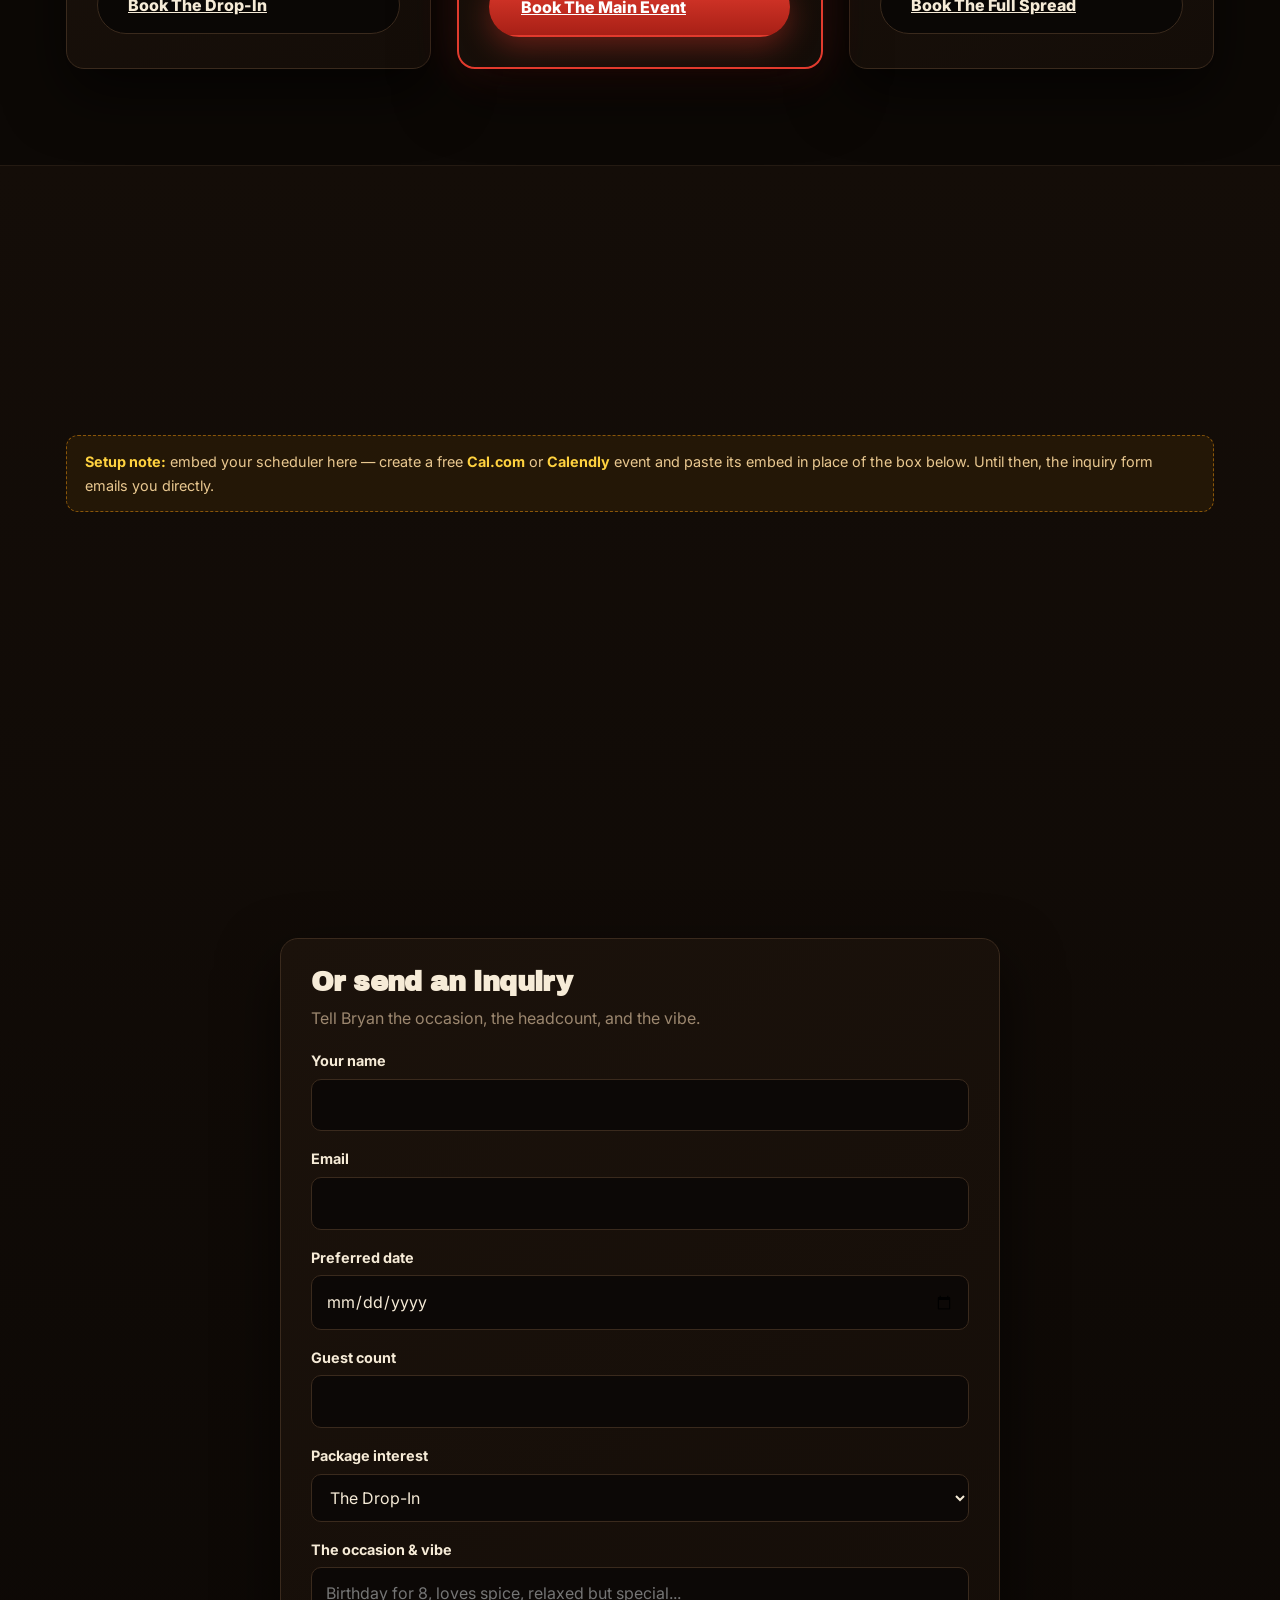
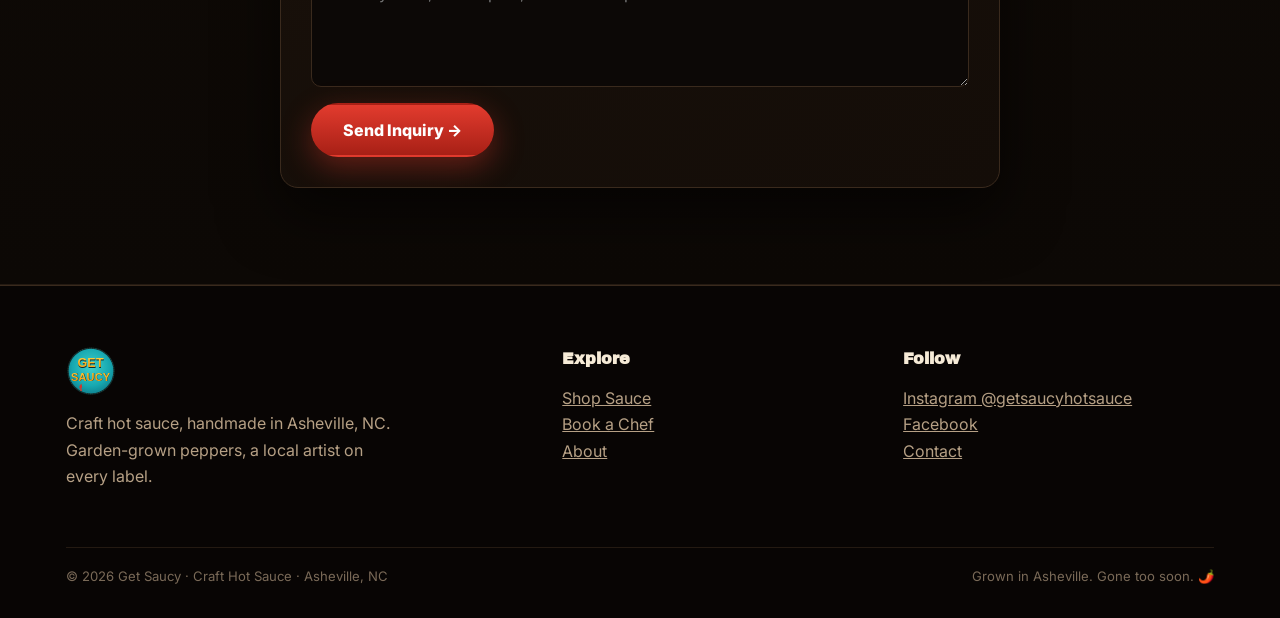
<file: book.html>
<!DOCTYPE html>
<html lang="en">
<head>
<meta charset="UTF-8">
<meta name="viewport" content="width=device-width, initial-scale=1">
<title>Book a Private Chef — Get Saucy Table | Asheville NC</title>
<meta name="description" content="Book the chef behind Get Saucy for a private dinner. Custom, flavor-forward menus with the sauces woven in. Asheville, NC. Reserve your date.">
<link rel="icon" href="assets/logo.svg">
<link rel="preconnect" href="https://fonts.googleapis.com">
<link rel="preconnect" href="https://fonts.gstatic.com" crossorigin>
<link href="https://fonts.googleapis.com/css2?family=Archivo+Black&family=Inter:wght@400;600;700;800&family=Pacifico&display=swap" rel="stylesheet">
<link rel="stylesheet" href="assets/styles.css">
</head>
<body>
<a class="skip-link" href="#main">Skip to content</a>
<div class="cursor-glow" aria-hidden="true"></div>

<header class="nav">
  <div class="wrap">
    <a class="brandmark" href="index.html"><img src="assets/logo.svg" alt="Get Saucy"><span>GET SAUCY</span></a>
    <button class="nav-toggle" aria-label="Menu" aria-expanded="false">☰</button>
    <nav class="navlinks" id="nav">
      <a href="index.html">Home</a>
      <a href="shop.html">Shop</a>
      <a href="book.html">Book a Chef</a>
      <a href="about.html">About</a>
      <a class="btn btn-primary btn-magnetic" href="#booking">Book Now</a>
    </nav>
  </div>
</header>

<main id="main">
<section class="hero" style="min-height:70vh">
  <canvas class="hero__canvas" aria-hidden="true"></canvas>
  <img class="hero__img" src="assets/gs-pepper-pick.jpg" alt="Fresh peppers ready to cook" loading="eager">
  <div class="wrap">
    <p class="eyebrow reveal">Get Saucy Table · Private Chef</p>
    <h1 class="reveal" data-delay="80">A night they'll<span class="script">talk about.</span></h1>
    <p class="lead reveal" data-delay="160">The same hands that bottle the sauce will cook your dinner. Tell us the occasion, the headcount, the vibe — we handle the flavor.</p>
    <div class="hero-cta reveal" data-delay="240"><a class="btn btn-primary btn-magnetic" href="#booking">Reserve Your Date →</a><a class="btn btn-ghost" href="#packages">See Packages</a></div>
  </div>
</section>

<section id="packages" class="center">
  <div class="wrap">
    <div class="section-head reveal" style="margin:0 auto">
      <p class="eyebrow">The Experience</p>
      <h2>Pick your <span class="fire-text">night.</span></h2>
      <p class="lead">Custom, seasonal, unapologetically flavor-forward menus — with optional Get Saucy pairings woven in.</p>
    </div>
    <div class="note">Package names, inclusions, guest counts, and prices below are <strong>placeholders</strong> for Bryan to set.</div>
    <div class="grid grid-3" data-stagger style="text-align:left">
      <div class="pkg reveal">
        <p class="eyebrow">Intimate</p><h3>The Drop-In</h3><p class="price">$X</p>
        <ul><li>Custom menu consult</li><li>Market-fresh shopping</li><li>Full cook &amp; plating</li><li>Cleanup included</li><li>Serves up to [X] guests</li></ul>
        <a class="btn btn-dark" href="#booking">Book The Drop-In</a>
      </div>
      <div class="pkg featured reveal">
        <p class="eyebrow">Signature</p><h3>The Main Event</h3><p class="price">$X</p>
        <ul><li>Multi-course tasting menu</li><li>Optional Get Saucy pairings</li><li>Welcome bites + dessert</li><li>Full service, start to finish</li><li>Serves up to [X] guests</li></ul>
        <a class="btn btn-primary btn-magnetic" href="#booking">Book The Main Event</a>
      </div>
      <div class="pkg reveal">
        <p class="eyebrow">All-in</p><h3>The Full Spread</h3><p class="price">$X</p>
        <ul><li>Bespoke menu design</li><li>Premium ingredients</li><li>Extra hands / front-of-house</li><li>Get Saucy tasting moment</li><li>Serves up to [X] guests</li></ul>
        <a class="btn btn-dark" href="#booking">Book The Full Spread</a>
      </div>
    </div>
  </div>
</section>

<section id="booking" class="band">
  <div class="wrap">
    <div class="section-head center reveal" style="margin:0 auto 30px">
      <p class="eyebrow">Reserve</p><h2>Book your table</h2>
      <p class="lead">Dates go fast. Pick a time and Bryan follows up to design your menu.</p>
    </div>
    <div class="note">
      <strong>Setup note:</strong> embed your scheduler here — create a free <strong>Cal.com</strong> or <strong>Calendly</strong> event and paste its embed in place of the box below. Until then, the inquiry form emails you directly.
    </div>
    <div class="imgslot reveal" style="min-height:380px;border-style:dashed">
      <div class="ph"><span class="big">📅</span>Booking calendar goes here<br><code>paste your Cal.com / Calendly embed</code></div>
    </div>
    <div class="card reveal" style="margin-top:28px;max-width:720px;margin-left:auto;margin-right:auto">
      <h3>Or send an inquiry</h3>
      <p style="color:var(--muted)">Tell Bryan the occasion, the headcount, and the vibe.</p>
      <!-- Setup: replace action with your Formspree endpoint -->
      <form action="https://formspree.io/f/YOUR_FORMSPREE_ID" method="POST">
        <div class="field"><label for="name">Your name</label><input id="name" name="name" required></div>
        <div class="field"><label for="email">Email</label><input id="email" type="email" name="email" required></div>
        <div class="field"><label for="date">Preferred date</label><input id="date" type="date" name="date"></div>
        <div class="field"><label for="guests">Guest count</label><input id="guests" type="number" name="guests" min="1"></div>
        <div class="field"><label for="pkg">Package interest</label><select id="pkg" name="package"><option>The Drop-In</option><option>The Main Event</option><option>The Full Spread</option><option>Not sure yet</option></select></div>
        <div class="field"><label for="msg">The occasion &amp; vibe</label><textarea id="msg" name="message" placeholder="Birthday for 8, loves spice, relaxed but special..."></textarea></div>
        <button class="btn btn-primary btn-magnetic" type="submit">Send Inquiry →</button>
      </form>
    </div>
  </div>
</section>
</main>

<footer>
  <div class="wrap">
    <div class="cols">
      <div>
        <a class="brandmark" href="index.html" style="color:var(--cream)"><img src="assets/logo.svg" alt="Get Saucy" style="height:50px"></a>
        <p style="margin-top:14px;max-width:340px">Craft hot sauce, handmade in Asheville, NC. Garden-grown peppers, a local artist on every label.</p>
      </div>
      <div><h4>Explore</h4><p><a href="shop.html">Shop Sauce</a><br><a href="book.html">Book a Chef</a><br><a href="about.html">About</a></p></div>
      <div><h4>Follow</h4><p><a href="https://www.instagram.com/getsaucyhotsauce/" target="_blank" rel="noopener">Instagram @getsaucyhotsauce</a><br><a href="https://www.facebook.com/bryan.clark.299631" target="_blank" rel="noopener">Facebook</a><br><a href="#contact">Contact</a></p></div>
    </div>
    <div class="legal"><span>© <span id="yr"></span> Get Saucy · Craft Hot Sauce · Asheville, NC</span><span>Grown in Asheville. Gone too soon. 🌶️</span></div>
  </div>
</footer>

<script src="assets/motion.js" defer></script>
</body>
</html>
</file>
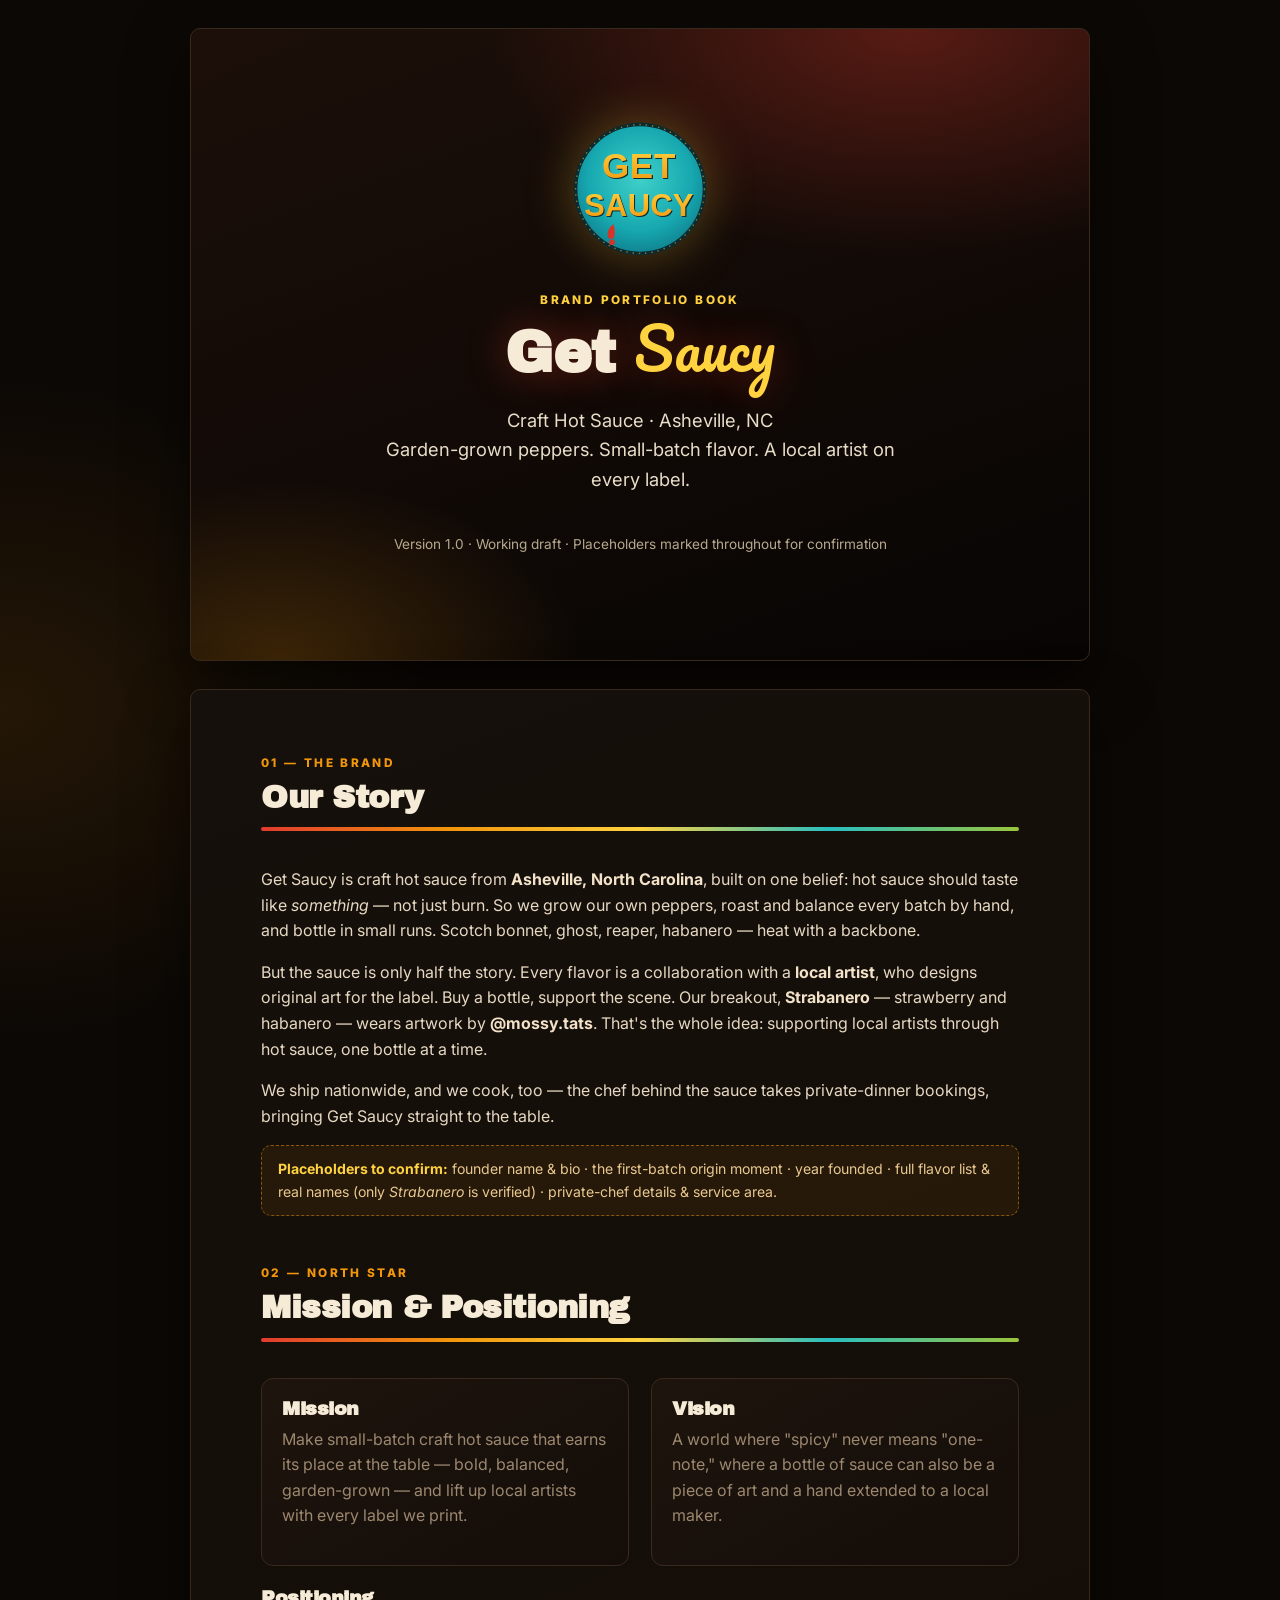
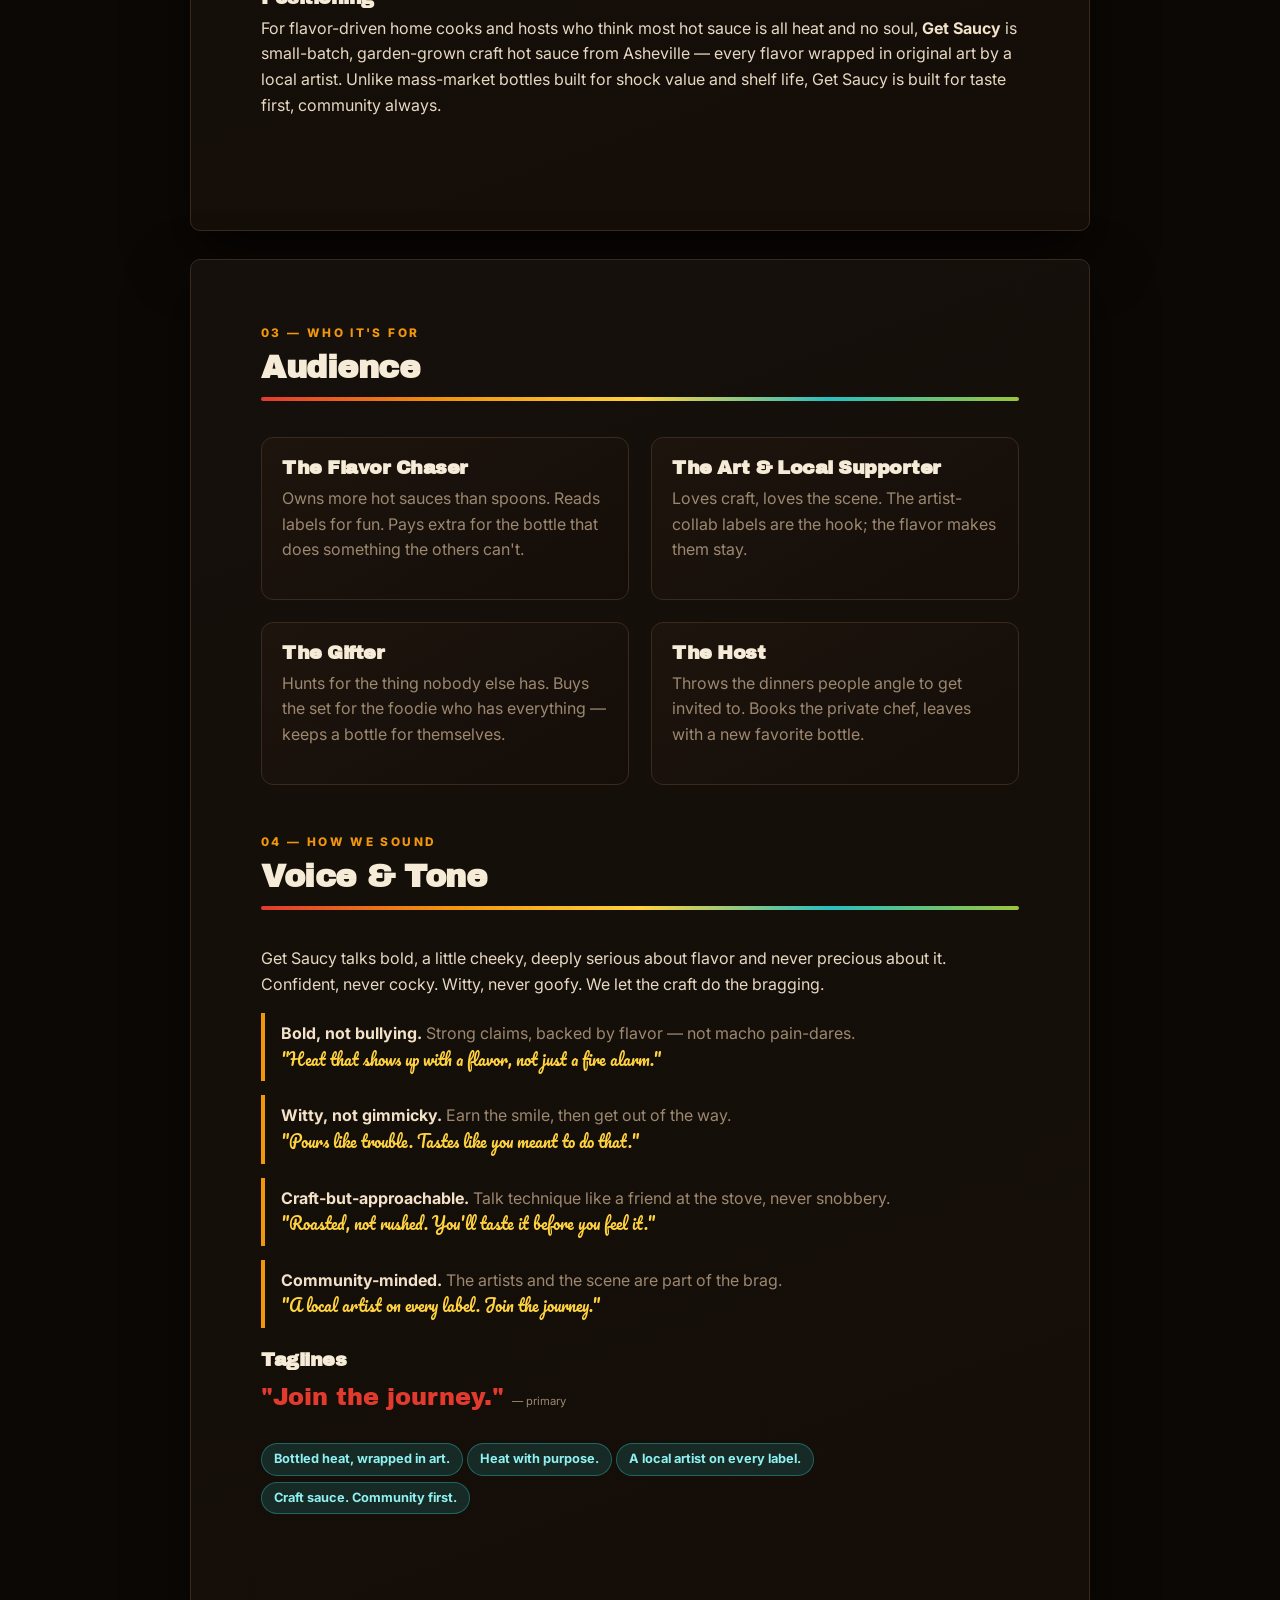
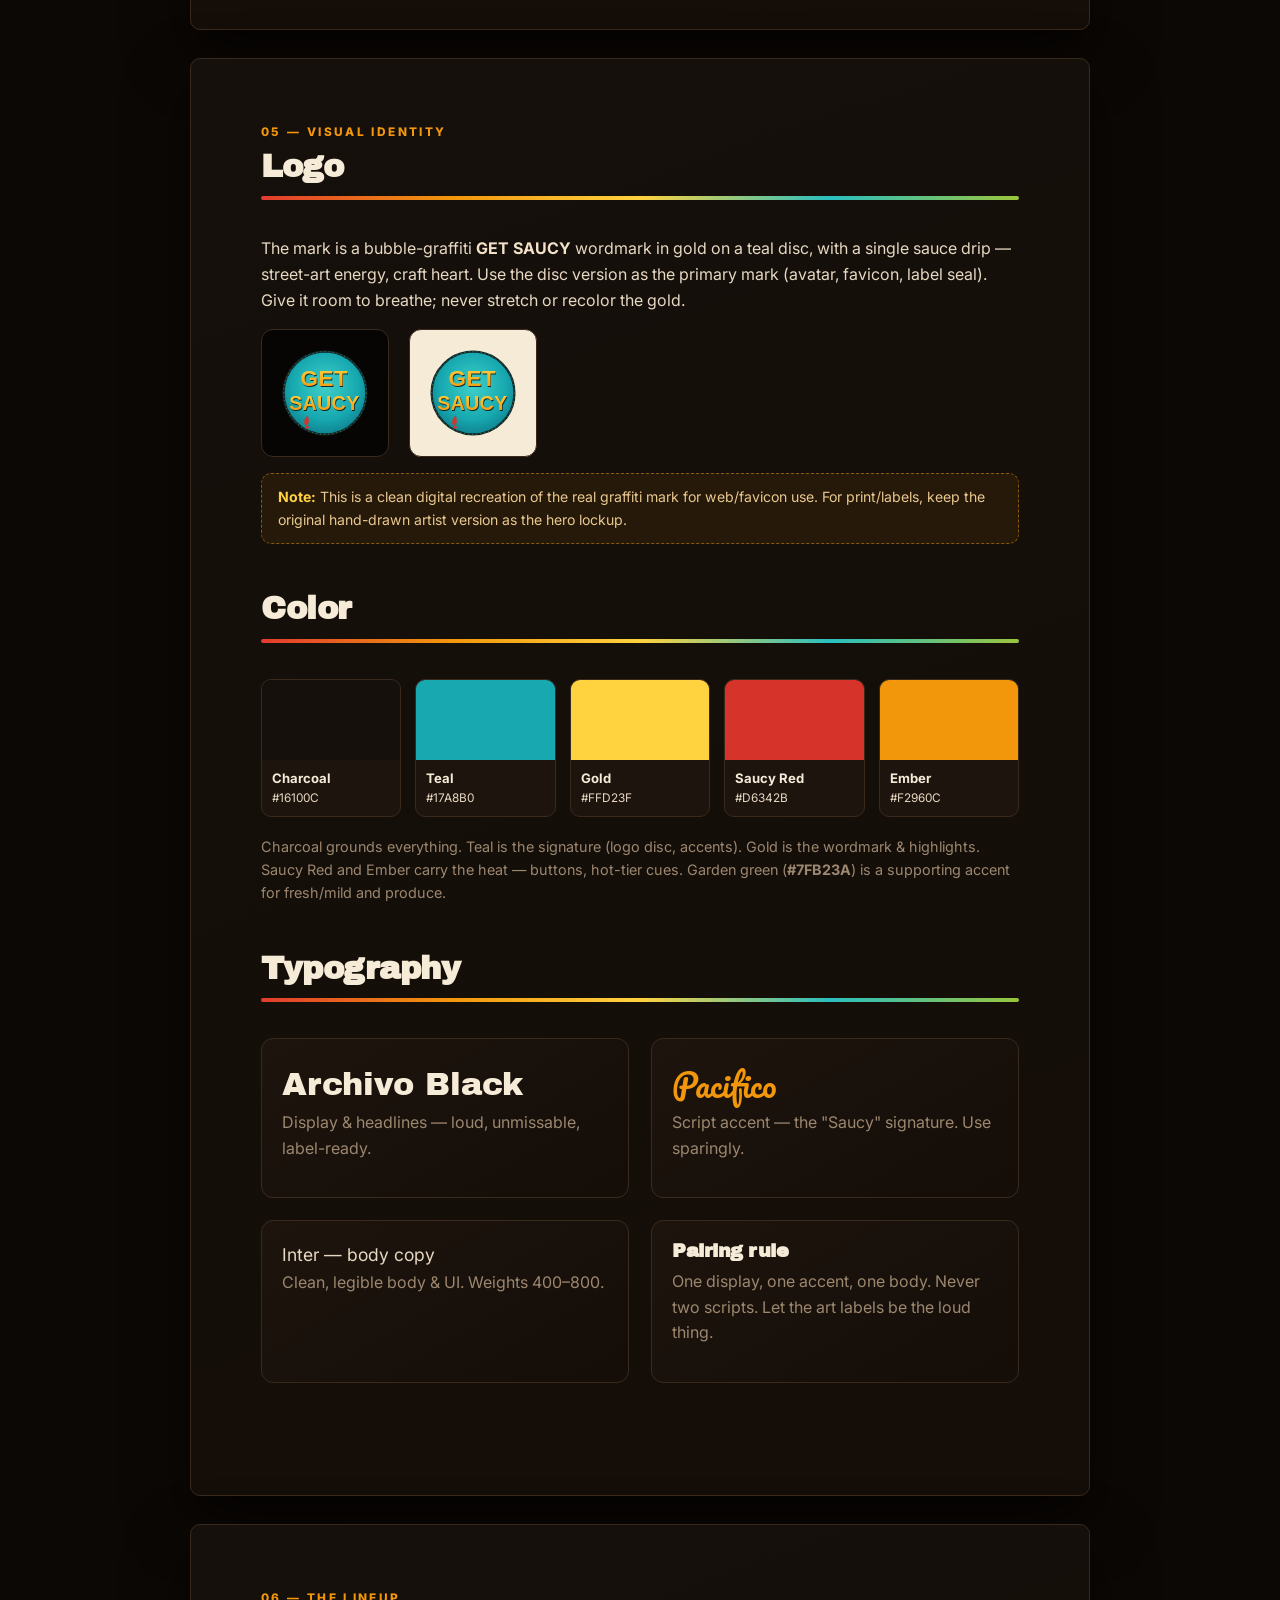
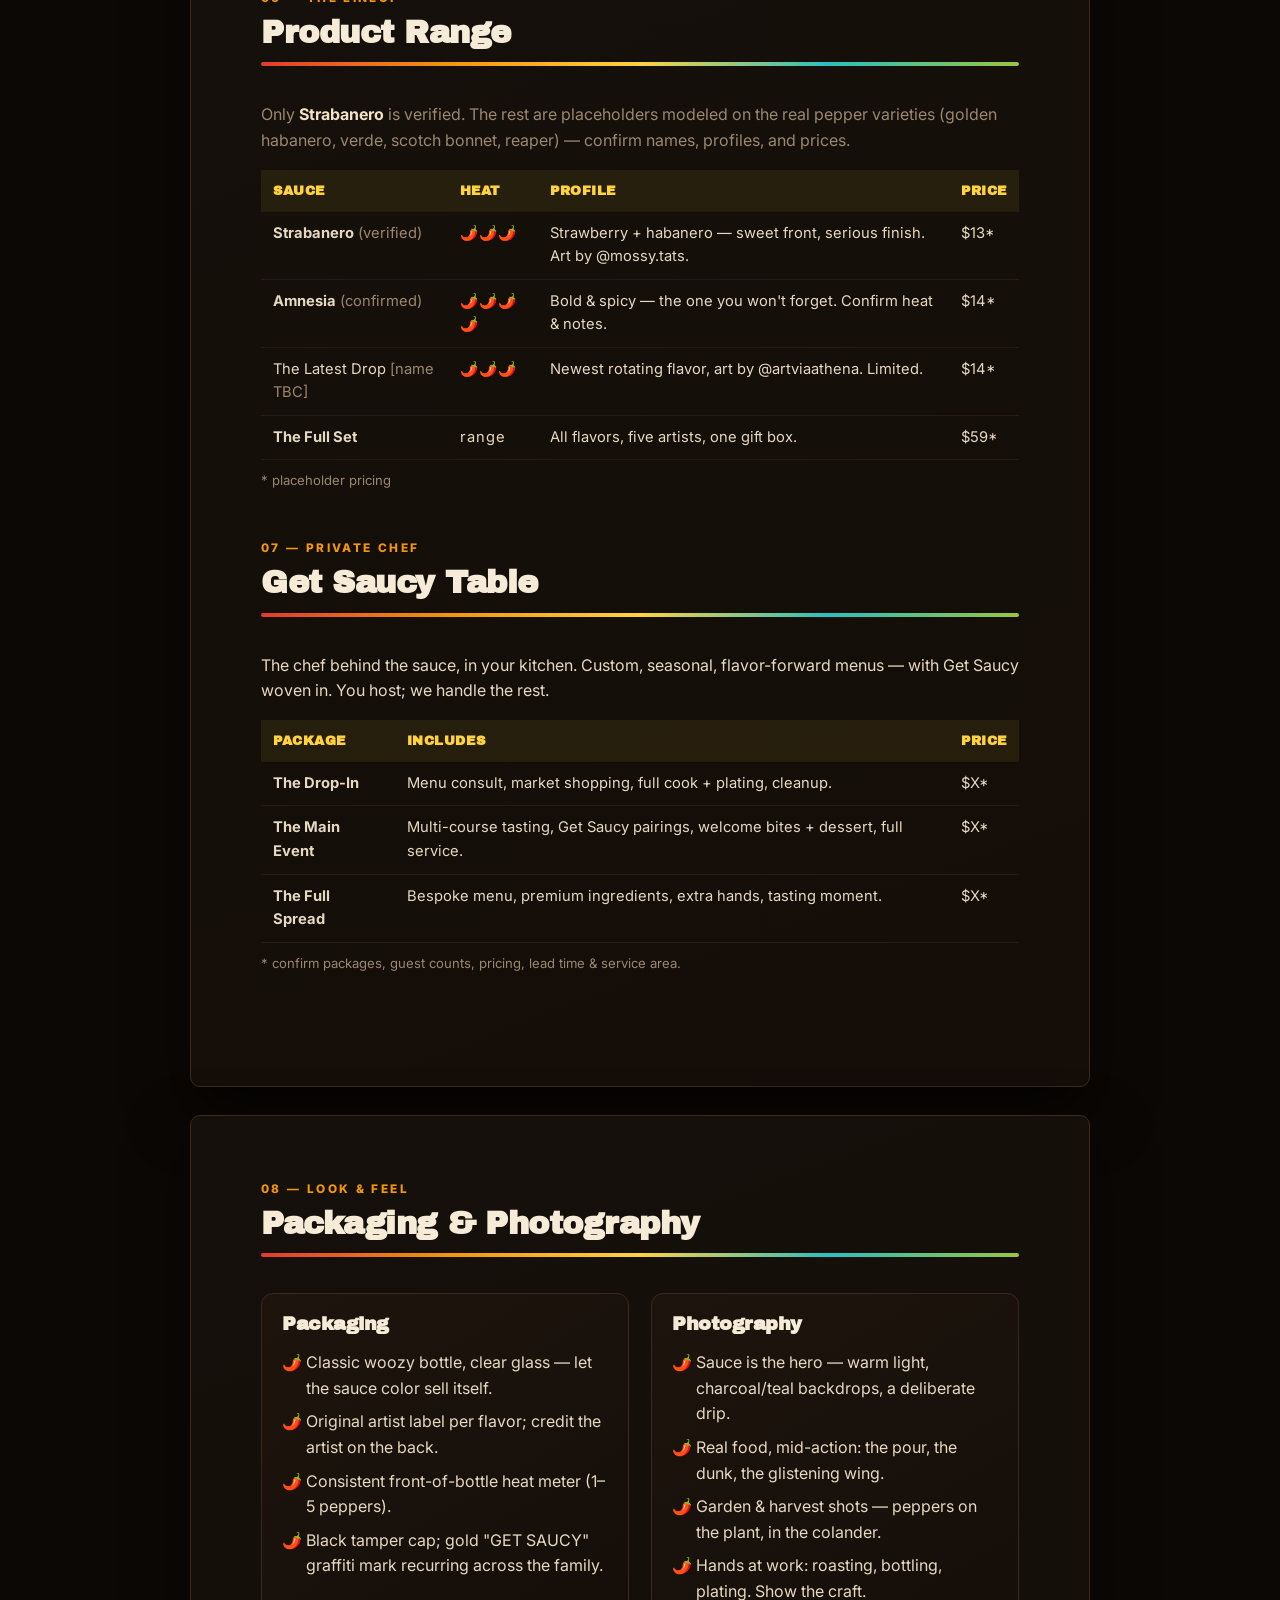
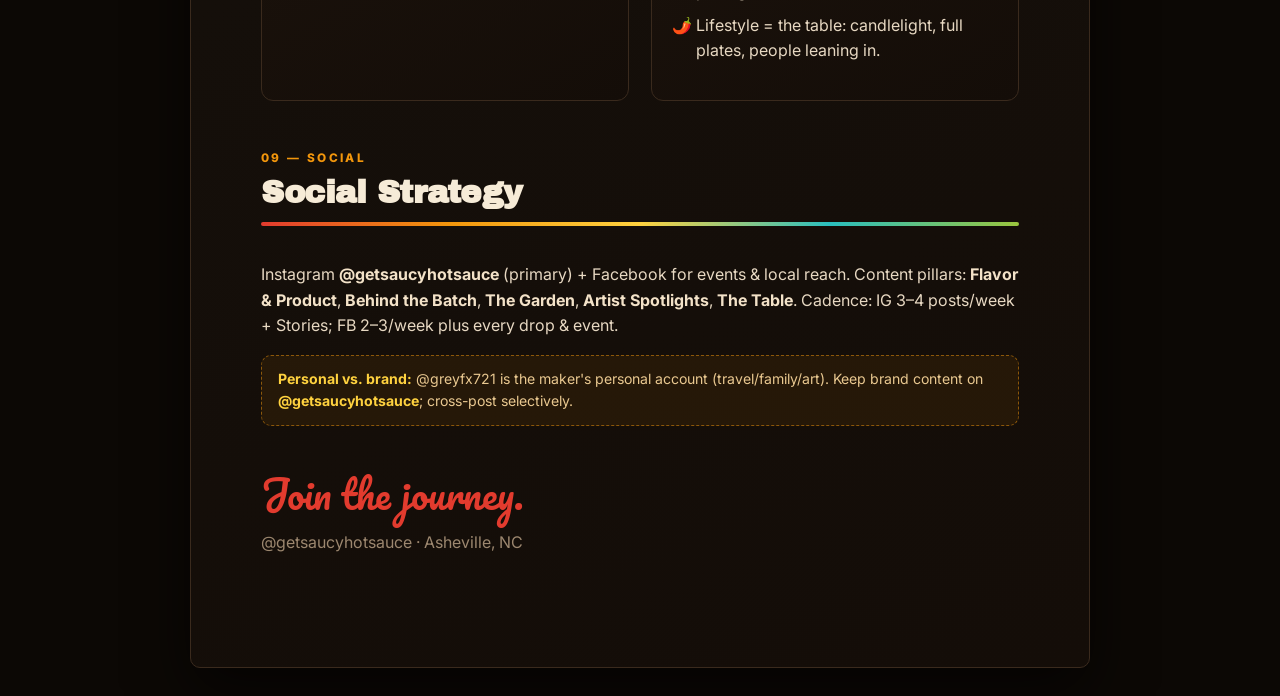
<file: brand-book.html>
<!DOCTYPE html>
<html lang="en">
<head>
<meta charset="UTF-8">
<meta name="viewport" content="width=device-width, initial-scale=1">
<title>Get Saucy — Brand Portfolio Book</title>
<link rel="icon" href="assets/logo.svg">
<link rel="preconnect" href="https://fonts.googleapis.com">
<link rel="preconnect" href="https://fonts.gstatic.com" crossorigin>
<link href="https://fonts.googleapis.com/css2?family=Archivo+Black&family=Inter:wght@400;600;700;800&family=Pacifico&display=swap" rel="stylesheet">
<style>
:root{--bg:#0c0805;--bg-2:#140d08;--panel:#15100b;--panel-2:#1d140d;--line:#3a2a1d;--line-soft:#241a12;--charcoal:#16100c;--red:#E23B2E;--ember:#F2960C;--gold:#FFD23F;--teal:#2ABFBF;--lime:#9BC53D;--cream:#F6EBD7;--text:#E7D8C2;--muted:#9c876f}
*{box-sizing:border-box}
body{margin:0;font-family:'Inter',system-ui,sans-serif;color:var(--text);background:radial-gradient(900px 600px at 85% -5%,rgba(226,59,46,.16),transparent 60%),radial-gradient(800px 600px at 0% 10%,rgba(242,150,12,.10),transparent 55%),var(--bg);line-height:1.6}
.page{max-width:900px;margin:28px auto;background:linear-gradient(160deg,var(--panel),var(--bg-2));box-shadow:0 24px 60px rgba(0,0,0,.6);padding:64px 70px;border-radius:10px;border:1px solid var(--line)}
h1,h2,h3,h4{font-family:'Archivo Black',sans-serif;line-height:1.05;letter-spacing:-.5px;margin:0 0 .4em;color:var(--cream)}
h1{font-size:3.2rem}h2{font-size:2rem;margin-top:0}h3{font-size:1.2rem}
.script{font-family:'Pacifico',cursive;font-weight:400;letter-spacing:0}
.eyebrow{font-weight:800;text-transform:uppercase;letter-spacing:.2em;font-size:.74rem;color:var(--ember);margin-bottom:8px}
p{margin:0 0 1em}
.muted{color:var(--muted)}
strong{color:#f3e2c8}
.cover{background:radial-gradient(700px 380px at 80% 0,rgba(226,59,46,.32),transparent 60%),radial-gradient(500px 300px at 10% 100%,rgba(242,150,12,.2),transparent 60%),linear-gradient(160deg,#1c0f09,#070504);color:var(--cream);text-align:center;padding:90px 70px;border-color:var(--line)}
.cover h1{color:var(--cream);font-size:3.6rem;text-shadow:0 0 40px rgba(226,59,46,.4)}
.cover h1 .script{color:var(--gold)}
.cover .logo{width:140px;margin:0 auto 24px;filter:drop-shadow(0 0 24px rgba(255,210,63,.3))}
.divider{height:4px;background:linear-gradient(90deg,var(--red),var(--ember),var(--gold),var(--teal),var(--lime));border-radius:4px;margin:8px 0 36px}
section.block{margin-bottom:48px}
.swatches{display:grid;grid-template-columns:repeat(5,1fr);gap:14px;margin:18px 0}
.sw{border-radius:10px;overflow:hidden;border:1px solid var(--line);background:var(--panel-2)}
.sw .chip{height:80px}
.sw .meta{padding:8px 10px;font-size:.74rem;color:var(--text)}
.sw .meta b{display:block;font-size:.82rem;color:var(--cream)}
.grid2{display:grid;grid-template-columns:1fr 1fr;gap:22px}
.card{background:linear-gradient(150deg,var(--panel-2),var(--bg-2));border:1px solid var(--line);border-radius:12px;padding:20px}
table{width:100%;border-collapse:collapse;font-size:.92rem;margin:10px 0}
th,td{text-align:left;padding:10px 12px;border-bottom:1px solid var(--line-soft);vertical-align:top}
th{background:rgba(255,210,63,.08);font-family:'Archivo Black',sans-serif;font-size:.82rem;text-transform:uppercase;letter-spacing:.04em;color:var(--gold)}
.peppers{letter-spacing:1px}
.tagbox{display:inline-block;background:rgba(42,191,191,.16);color:#8ff0f0;border:1px solid rgba(42,191,191,.4);font-weight:700;font-size:.8rem;padding:5px 12px;border-radius:999px;margin:3px 4px 3px 0}
.tagline-primary{font-family:'Archivo Black',sans-serif;font-size:1.5rem;color:var(--red)}
.voice{border-left:4px solid var(--ember);padding:8px 0 8px 16px;margin:14px 0}
.voice .samp{font-family:'Pacifico',cursive;color:var(--gold)}
.note{background:rgba(242,150,12,.08);border:1px dashed rgba(242,150,12,.5);border-radius:10px;padding:12px 16px;font-size:.88rem;color:#e9c890}
.note strong{color:var(--gold)}
.fonts span{display:block}
.f-display{font-family:'Archivo Black',sans-serif;font-size:2rem;color:var(--cream)}
.f-script{font-family:'Pacifico',cursive;font-size:2rem;color:var(--ember)}
.f-body{font-family:'Inter',sans-serif;font-size:1.1rem}
ul.clean{list-style:none;padding:0}ul.clean li{padding-left:24px;position:relative;margin-bottom:8px}ul.clean li::before{content:"🌶️";position:absolute;left:0}
.logo-demo{display:flex;gap:20px;flex-wrap:wrap;align-items:center;margin:16px 0}
.logo-demo .on-dark{background:#070504;padding:18px;border-radius:12px;border:1px solid var(--line)}
.logo-demo .on-light{background:var(--cream);padding:18px;border-radius:12px;border:1px solid var(--line)}
.logo-demo img{height:90px;display:block}
@media print{body{background:#0c0805 !important;-webkit-print-color-adjust:exact;print-color-adjust:exact}.page{box-shadow:none;margin:0;border-radius:0;max-width:none;page-break-after:always}}
@media(max-width:680px){.page{padding:40px 26px}.swatches{grid-template-columns:repeat(2,1fr)}.grid2{grid-template-columns:1fr}.cover{padding:56px 26px}h1,.cover h1{font-size:2.4rem}}
</style>
</head>
<body>

<!-- COVER -->
<div class="page cover">
  <img class="logo" src="assets/logo.svg" alt="Get Saucy logo">
  <p class="eyebrow" style="color:var(--gold)">Brand Portfolio Book</p>
  <h1>Get <span class="script">Saucy</span></h1>
  <p style="font-size:1.15rem;color:#e8ddc8;max-width:520px;margin:10px auto 0">Craft Hot Sauce · Asheville, NC<br>Garden-grown peppers. Small-batch flavor. A local artist on every label.</p>
  <p class="muted" style="margin-top:40px;color:#b7a98f;font-size:.85rem">Version 1.0 · Working draft · Placeholders marked throughout for confirmation</p>
</div>

<!-- 1. STORY -->
<div class="page">
  <section class="block">
    <p class="eyebrow">01 — The Brand</p>
    <h2>Our Story</h2>
    <div class="divider"></div>
    <p>Get Saucy is craft hot sauce from <strong>Asheville, North Carolina</strong>, built on one belief: hot sauce should taste like <em>something</em> — not just burn. So we grow our own peppers, roast and balance every batch by hand, and bottle in small runs. Scotch bonnet, ghost, reaper, habanero — heat with a backbone.</p>
    <p>But the sauce is only half the story. Every flavor is a collaboration with a <strong>local artist</strong>, who designs original art for the label. Buy a bottle, support the scene. Our breakout, <strong>Strabanero</strong> — strawberry and habanero — wears artwork by <strong>@mossy.tats</strong>. That's the whole idea: supporting local artists through hot sauce, one bottle at a time.</p>
    <p>We ship nationwide, and we cook, too — the chef behind the sauce takes private-dinner bookings, bringing Get Saucy straight to the table.</p>
    <div class="note"><strong>Placeholders to confirm:</strong> founder name &amp; bio · the first-batch origin moment · year founded · full flavor list &amp; real names (only <em>Strabanero</em> is verified) · private-chef details &amp; service area.</div>
  </section>

  <section class="block">
    <p class="eyebrow">02 — North Star</p>
    <h2>Mission &amp; Positioning</h2>
    <div class="divider"></div>
    <div class="grid2">
      <div class="card"><h3>Mission</h3><p class="muted">Make small-batch craft hot sauce that earns its place at the table — bold, balanced, garden-grown — and lift up local artists with every label we print.</p></div>
      <div class="card"><h3>Vision</h3><p class="muted">A world where "spicy" never means "one-note," where a bottle of sauce can also be a piece of art and a hand extended to a local maker.</p></div>
    </div>
    <h3 style="margin-top:22px">Positioning</h3>
    <p>For flavor-driven home cooks and hosts who think most hot sauce is all heat and no soul, <strong>Get Saucy</strong> is small-batch, garden-grown craft hot sauce from Asheville — every flavor wrapped in original art by a local artist. Unlike mass-market bottles built for shock value and shelf life, Get Saucy is built for taste first, community always.</p>
  </section>
</div>

<!-- 3. AUDIENCE + VOICE -->
<div class="page">
  <section class="block">
    <p class="eyebrow">03 — Who It's For</p>
    <h2>Audience</h2>
    <div class="divider"></div>
    <div class="grid2">
      <div class="card"><h3>The Flavor Chaser</h3><p class="muted">Owns more hot sauces than spoons. Reads labels for fun. Pays extra for the bottle that does something the others can't.</p></div>
      <div class="card"><h3>The Art &amp; Local Supporter</h3><p class="muted">Loves craft, loves the scene. The artist-collab labels are the hook; the flavor makes them stay.</p></div>
      <div class="card"><h3>The Gifter</h3><p class="muted">Hunts for the thing nobody else has. Buys the set for the foodie who has everything — keeps a bottle for themselves.</p></div>
      <div class="card"><h3>The Host</h3><p class="muted">Throws the dinners people angle to get invited to. Books the private chef, leaves with a new favorite bottle.</p></div>
    </div>
  </section>

  <section class="block">
    <p class="eyebrow">04 — How We Sound</p>
    <h2>Voice &amp; Tone</h2>
    <div class="divider"></div>
    <p>Get Saucy talks bold, a little cheeky, deeply serious about flavor and never precious about it. Confident, never cocky. Witty, never goofy. We let the craft do the bragging.</p>
    <div class="voice"><strong>Bold, not bullying.</strong> <span class="muted">Strong claims, backed by flavor — not macho pain-dares.</span><br><span class="samp">"Heat that shows up with a flavor, not just a fire alarm."</span></div>
    <div class="voice"><strong>Witty, not gimmicky.</strong> <span class="muted">Earn the smile, then get out of the way.</span><br><span class="samp">"Pours like trouble. Tastes like you meant to do that."</span></div>
    <div class="voice"><strong>Craft-but-approachable.</strong> <span class="muted">Talk technique like a friend at the stove, never snobbery.</span><br><span class="samp">"Roasted, not rushed. You'll taste it before you feel it."</span></div>
    <div class="voice"><strong>Community-minded.</strong> <span class="muted">The artists and the scene are part of the brag.</span><br><span class="samp">"A local artist on every label. Join the journey."</span></div>
    <h3 style="margin-top:22px">Taglines</h3>
    <p class="tagline-primary">"Join the journey." <span style="font-size:.7rem;color:var(--muted);font-family:Inter">— primary</span></p>
    <p><span class="tagbox">Bottled heat, wrapped in art.</span><span class="tagbox">Heat with purpose.</span><span class="tagbox">A local artist on every label.</span><span class="tagbox">Craft sauce. Community first.</span></p>
  </section>
</div>

<!-- 5. IDENTITY -->
<div class="page">
  <section class="block">
    <p class="eyebrow">05 — Visual Identity</p>
    <h2>Logo</h2>
    <div class="divider"></div>
    <p>The mark is a bubble-graffiti <strong>GET SAUCY</strong> wordmark in gold on a teal disc, with a single sauce drip — street-art energy, craft heart. Use the disc version as the primary mark (avatar, favicon, label seal). Give it room to breathe; never stretch or recolor the gold.</p>
    <div class="logo-demo">
      <div class="on-dark"><img src="assets/logo.svg" alt="Logo on dark"></div>
      <div class="on-light"><img src="assets/logo.svg" alt="Logo on light"></div>
    </div>
    <div class="note"><strong>Note:</strong> This is a clean digital recreation of the real graffiti mark for web/favicon use. For print/labels, keep the original hand-drawn artist version as the hero lockup.</div>
  </section>

  <section class="block">
    <h2>Color</h2>
    <div class="divider"></div>
    <div class="swatches">
      <div class="sw"><div class="chip" style="background:#16100c"></div><div class="meta"><b>Charcoal</b>#16100C</div></div>
      <div class="sw"><div class="chip" style="background:#17A8B0"></div><div class="meta"><b>Teal</b>#17A8B0</div></div>
      <div class="sw"><div class="chip" style="background:#FFD23F"></div><div class="meta"><b>Gold</b>#FFD23F</div></div>
      <div class="sw"><div class="chip" style="background:#D6342B"></div><div class="meta"><b>Saucy Red</b>#D6342B</div></div>
      <div class="sw"><div class="chip" style="background:#F2960C"></div><div class="meta"><b>Ember</b>#F2960C</div></div>
    </div>
    <p class="muted" style="font-size:.9rem">Charcoal grounds everything. Teal is the signature (logo disc, accents). Gold is the wordmark &amp; highlights. Saucy Red and Ember carry the heat — buttons, hot-tier cues. Garden green (<b>#7FB23A</b>) is a supporting accent for fresh/mild and produce.</p>
  </section>

  <section class="block">
    <h2>Typography</h2>
    <div class="divider"></div>
    <div class="fonts grid2">
      <div class="card"><span class="f-display">Archivo Black</span><p class="muted">Display &amp; headlines — loud, unmissable, label-ready.</p></div>
      <div class="card"><span class="f-script">Pacifico</span><p class="muted">Script accent — the "Saucy" signature. Use sparingly.</p></div>
      <div class="card"><span class="f-body">Inter — body copy</span><p class="muted">Clean, legible body &amp; UI. Weights 400–800.</p></div>
      <div class="card"><h3>Pairing rule</h3><p class="muted">One display, one accent, one body. Never two scripts. Let the art labels be the loud thing.</p></div>
    </div>
  </section>
</div>

<!-- 6. PRODUCTS -->
<div class="page">
  <section class="block">
    <p class="eyebrow">06 — The Lineup</p>
    <h2>Product Range</h2>
    <div class="divider"></div>
    <p class="muted">Only <strong>Strabanero</strong> is verified. The rest are placeholders modeled on the real pepper varieties (golden habanero, verde, scotch bonnet, reaper) — confirm names, profiles, and prices.</p>
    <table>
      <tr><th>Sauce</th><th>Heat</th><th>Profile</th><th>Price</th></tr>
      <tr><td><b>Strabanero</b> <span class="muted">(verified)</span></td><td class="peppers">🌶️🌶️🌶️</td><td>Strawberry + habanero — sweet front, serious finish. Art by @mossy.tats.</td><td>$13*</td></tr>
      <tr><td><b>Amnesia</b> <span class="muted">(confirmed)</span></td><td class="peppers">🌶️🌶️🌶️🌶️</td><td>Bold &amp; spicy — the one you won't forget. Confirm heat &amp; notes.</td><td>$14*</td></tr>
      <tr><td>The Latest Drop <span class="muted">[name TBC]</span></td><td class="peppers">🌶️🌶️🌶️</td><td>Newest rotating flavor, art by @artviaathena. Limited.</td><td>$14*</td></tr>
      <tr><td><b>The Full Set</b></td><td class="peppers">range</td><td>All flavors, five artists, one gift box.</td><td>$59*</td></tr>
    </table>
    <p class="muted" style="font-size:.82rem">* placeholder pricing</p>
  </section>

  <section class="block">
    <p class="eyebrow">07 — Private Chef</p>
    <h2>Get Saucy Table</h2>
    <div class="divider"></div>
    <p>The chef behind the sauce, in your kitchen. Custom, seasonal, flavor-forward menus — with Get Saucy woven in. You host; we handle the rest.</p>
    <table>
      <tr><th>Package</th><th>Includes</th><th>Price</th></tr>
      <tr><td><b>The Drop-In</b></td><td>Menu consult, market shopping, full cook + plating, cleanup.</td><td>$X*</td></tr>
      <tr><td><b>The Main Event</b></td><td>Multi-course tasting, Get Saucy pairings, welcome bites + dessert, full service.</td><td>$X*</td></tr>
      <tr><td><b>The Full Spread</b></td><td>Bespoke menu, premium ingredients, extra hands, tasting moment.</td><td>$X*</td></tr>
    </table>
    <p class="muted" style="font-size:.82rem">* confirm packages, guest counts, pricing, lead time &amp; service area.</p>
  </section>
</div>

<!-- 8. DIRECTION + SOCIAL -->
<div class="page">
  <section class="block">
    <p class="eyebrow">08 — Look &amp; Feel</p>
    <h2>Packaging &amp; Photography</h2>
    <div class="divider"></div>
    <div class="grid2">
      <div class="card">
        <h3>Packaging</h3>
        <ul class="clean">
          <li>Classic woozy bottle, clear glass — let the sauce color sell itself.</li>
          <li>Original artist label per flavor; credit the artist on the back.</li>
          <li>Consistent front-of-bottle heat meter (1–5 peppers).</li>
          <li>Black tamper cap; gold "GET SAUCY" graffiti mark recurring across the family.</li>
        </ul>
      </div>
      <div class="card">
        <h3>Photography</h3>
        <ul class="clean">
          <li>Sauce is the hero — warm light, charcoal/teal backdrops, a deliberate drip.</li>
          <li>Real food, mid-action: the pour, the dunk, the glistening wing.</li>
          <li>Garden &amp; harvest shots — peppers on the plant, in the colander.</li>
          <li>Hands at work: roasting, bottling, plating. Show the craft.</li>
          <li>Lifestyle = the table: candlelight, full plates, people leaning in.</li>
        </ul>
      </div>
    </div>
  </section>

  <section class="block">
    <p class="eyebrow">09 — Social</p>
    <h2>Social Strategy</h2>
    <div class="divider"></div>
    <p>Instagram <strong>@getsaucyhotsauce</strong> (primary) + Facebook for events &amp; local reach. Content pillars: <strong>Flavor &amp; Product</strong>, <strong>Behind the Batch</strong>, <strong>The Garden</strong>, <strong>Artist Spotlights</strong>, <strong>The Table</strong>. Cadence: IG 3–4 posts/week + Stories; FB 2–3/week plus every drop &amp; event.</p>
    <div class="note"><strong>Personal vs. brand:</strong> @greyfx721 is the maker's personal account (travel/family/art). Keep brand content on <strong>@getsaucyhotsauce</strong>; cross-post selectively.</div>
  </section>

  <section class="block">
    <h2 class="script" style="color:var(--red);font-size:2.4rem">Join the journey.</h2>
    <p class="muted">@getsaucyhotsauce · Asheville, NC</p>
  </section>
</div>

</body>
</html>
</file>
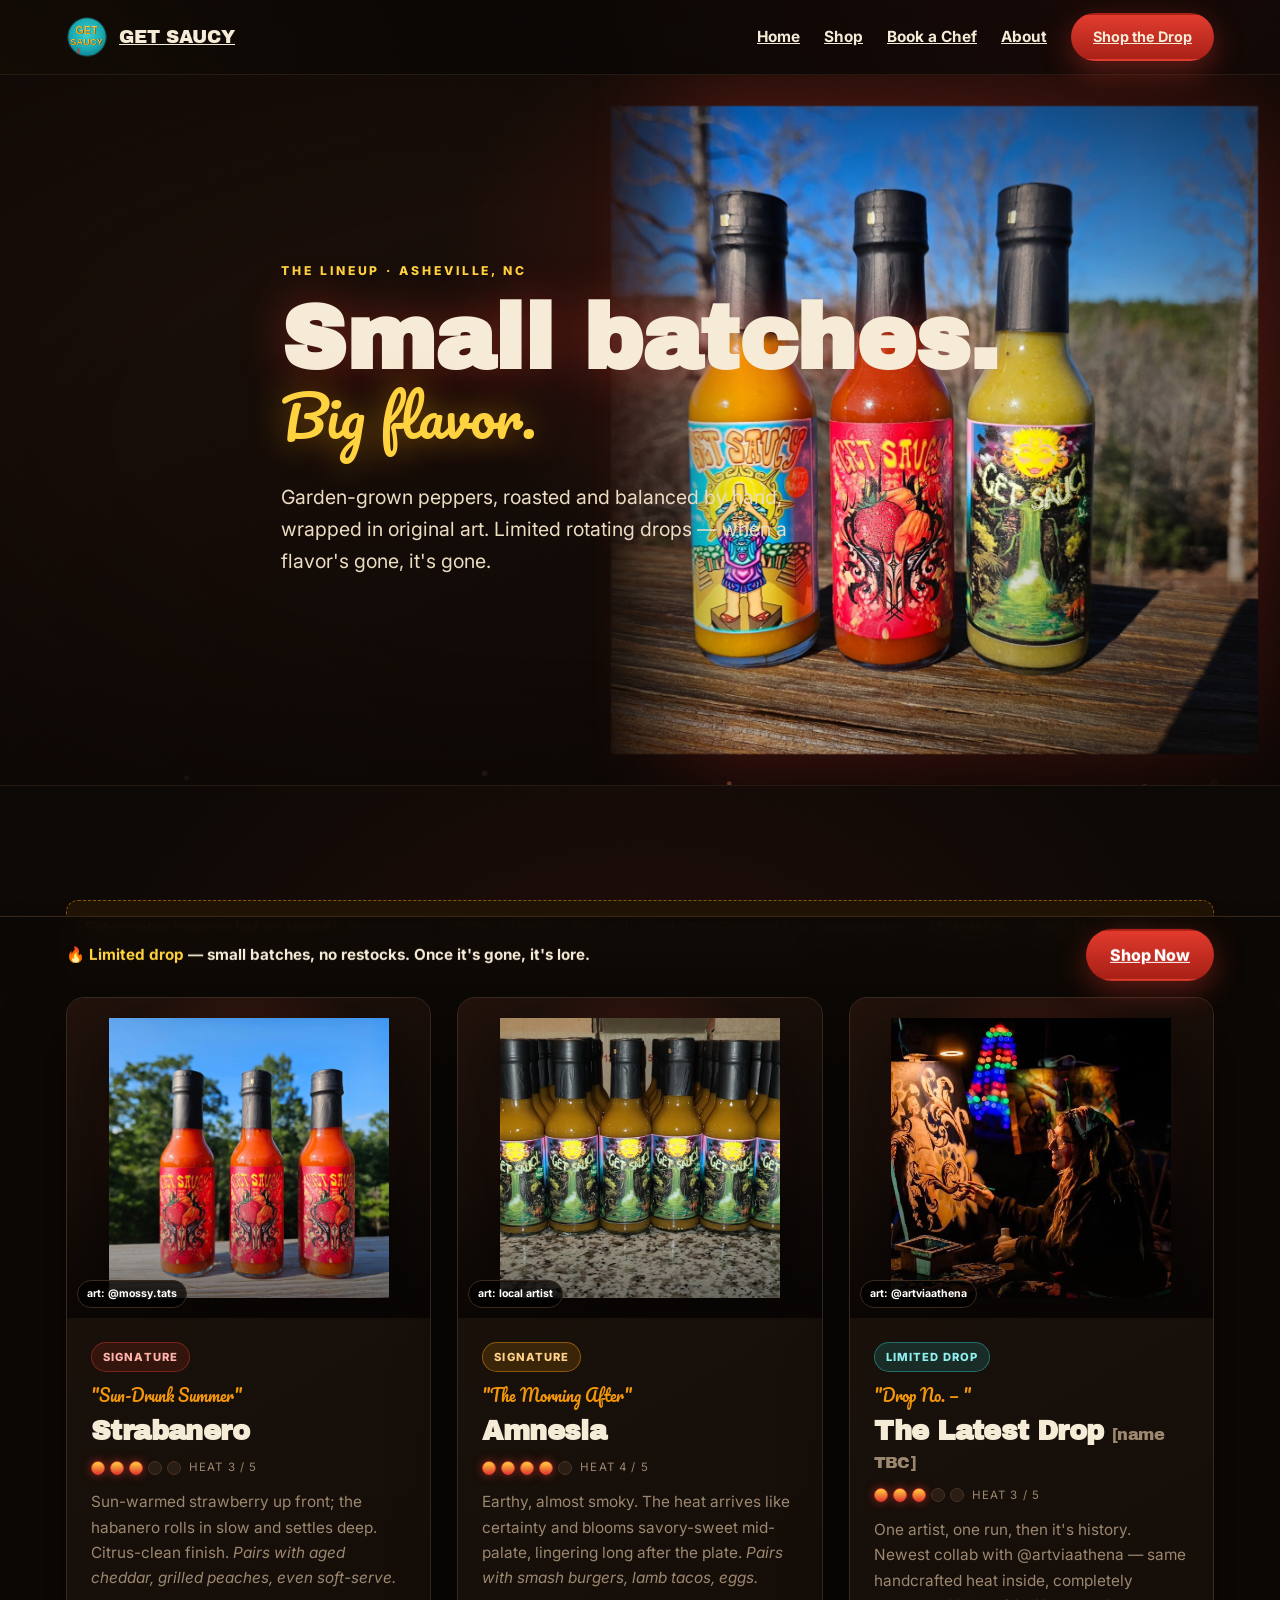
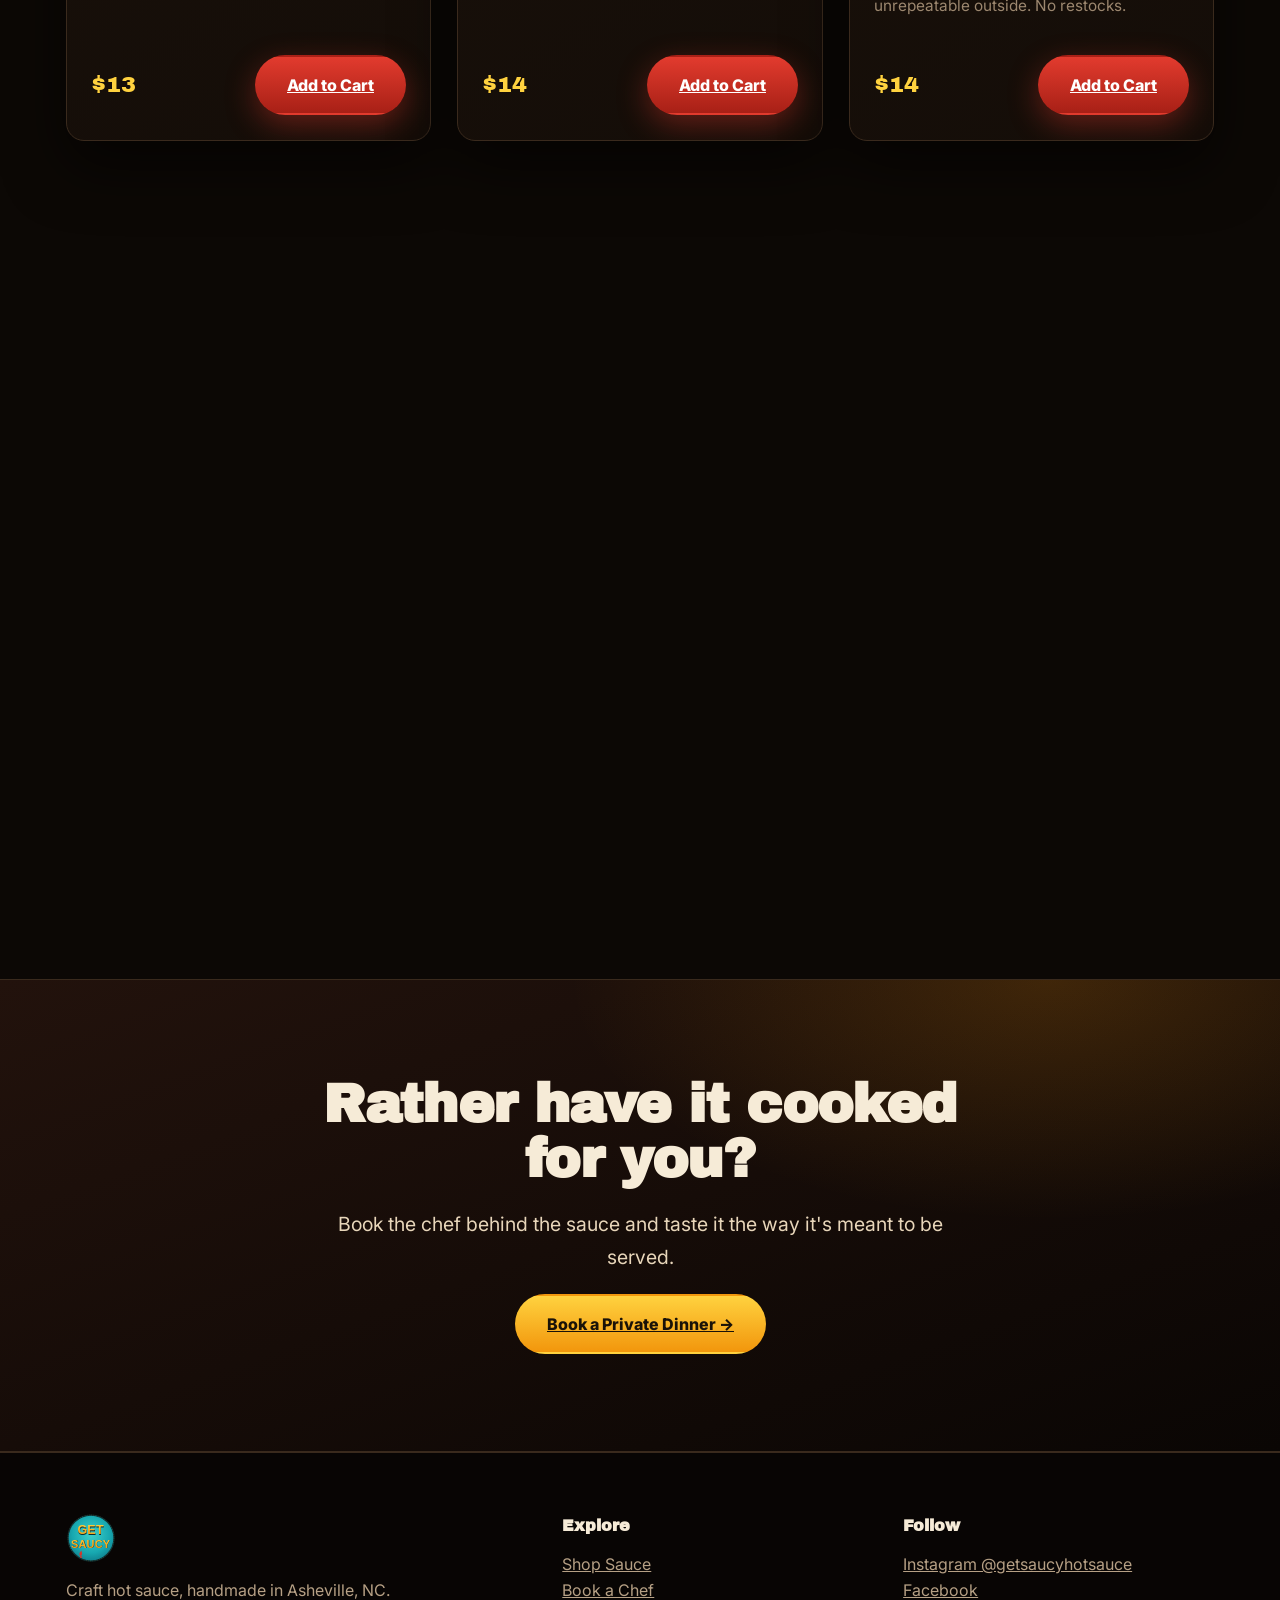
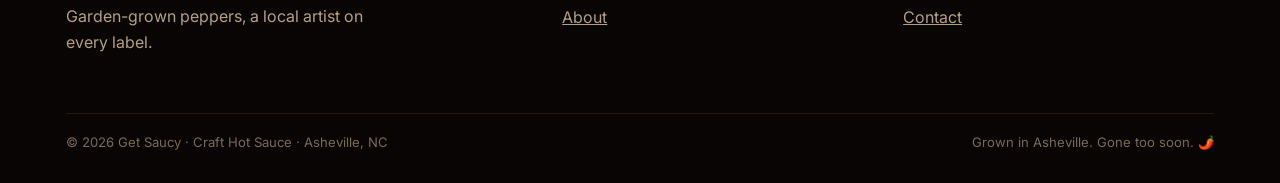
<file: shop.html>
<!DOCTYPE html>
<html lang="en">
<head>
<meta charset="UTF-8">
<meta name="viewport" content="width=device-width, initial-scale=1">
<title>Shop the Sauce — Get Saucy | Craft Hot Sauce, Asheville NC</title>
<meta name="description" content="Shop Get Saucy craft hot sauce — small-batch, garden-grown peppers, a local artist on every label. Strabanero, Amnesia, and rotating limited drops. Ships nationwide.">
<link rel="icon" href="assets/logo.svg">
<link rel="preconnect" href="https://fonts.googleapis.com">
<link rel="preconnect" href="https://fonts.gstatic.com" crossorigin>
<link href="https://fonts.googleapis.com/css2?family=Archivo+Black&family=Inter:wght@400;600;700;800&family=Pacifico&display=swap" rel="stylesheet">
<link rel="stylesheet" href="assets/styles.css">
</head>
<body>
<a class="skip-link" href="#main">Skip to content</a>
<div class="cursor-glow" aria-hidden="true"></div>

<header class="nav">
  <div class="wrap">
    <a class="brandmark" href="index.html"><img src="assets/logo.svg" alt="Get Saucy"><span>GET SAUCY</span></a>
    <button class="nav-toggle" aria-label="Menu" aria-expanded="false">☰</button>
    <nav class="navlinks" id="nav">
      <a href="index.html">Home</a>
      <a href="shop.html">Shop</a>
      <a href="book.html">Book a Chef</a>
      <a href="about.html">About</a>
      <a class="btn btn-primary btn-magnetic" href="#lineup">Shop the Drop</a>
    </nav>
  </div>
</header>

<main id="main">
<section class="hero" style="min-height:62vh">
  <canvas class="hero__canvas" aria-hidden="true"></canvas>
  <img class="hero__img" src="assets/gs-bottles-batch3.jpg" alt="Get Saucy bottle trio" loading="eager">
  <div class="wrap">
    <p class="eyebrow reveal">The Lineup · Asheville, NC</p>
    <h1 class="reveal" data-delay="80">Small batches.<span class="script">Big flavor.</span></h1>
    <p class="lead reveal" data-delay="160">Garden-grown peppers, roasted and balanced by hand, wrapped in original art. Limited rotating drops — when a flavor's gone, it's gone.</p>
  </div>
</section>

<section id="lineup">
  <div class="wrap">
    <div class="note">
      <strong>Setup notes (remove before launch):</strong> Replace each <code>STRIPE_PAYMENT_LINK</code> with a real Stripe Payment Link (placeholders: <code>_STRABANERO</code>, <code>_AMNESIA</code>, <code>_DROP</code>, <code>_SET</code>). Strabanero &amp; Amnesia are confirmed flavors; the rotating drop's name &amp; all prices need confirming.
    </div>

    <div class="grid grid-3" data-stagger>

      <article class="product reveal">
        <div class="shot"><img src="assets/gs-strabanero.jpg" alt="Strabanero hot sauce" loading="lazy"><span class="artist-credit">art: @mossy.tats</span></div>
        <div class="pbody">
          <span class="tag">Signature</span>
          <p class="dropname">"Sun-Drunk Summer"</p>
          <h3>Strabanero</h3>
          <div class="heat" data-heat="3"><span class="dots"><i class="dot"></i><i class="dot"></i><i class="dot"></i><i class="dot"></i><i class="dot"></i></span><span class="lbl">Heat 3 / 5</span></div>
          <p class="desc">Sun-warmed strawberry up front; the habanero rolls in slow and settles deep. Citrus-clean finish. <em>Pairs with aged cheddar, grilled peaches, even soft-serve.</em></p>
          <div class="prow"><span class="price">$13</span><a class="btn btn-primary btn-magnetic" href="STRIPE_PAYMENT_LINK_STRABANERO" target="_blank" rel="noopener">Add to Cart</a></div>
        </div>
      </article>

      <article class="product reveal">
        <div class="shot"><img src="assets/gs-bottles-ship.jpg" alt="Amnesia hot sauce" loading="lazy"><span class="artist-credit">art: local artist</span></div>
        <div class="pbody">
          <span class="tag" style="background:rgba(242,150,12,.16);color:#ffd28a;border-color:rgba(242,150,12,.45)">Signature</span>
          <p class="dropname">"The Morning After"</p>
          <h3>Amnesia</h3>
          <div class="heat" data-heat="4"><span class="dots"><i class="dot"></i><i class="dot"></i><i class="dot"></i><i class="dot"></i><i class="dot"></i></span><span class="lbl">Heat 4 / 5</span></div>
          <p class="desc">Earthy, almost smoky. The heat arrives like certainty and blooms savory-sweet mid-palate, lingering long after the plate. <em>Pairs with smash burgers, lamb tacos, eggs.</em></p>
          <div class="prow"><span class="price">$14</span><a class="btn btn-primary btn-magnetic" href="STRIPE_PAYMENT_LINK_AMNESIA" target="_blank" rel="noopener">Add to Cart</a></div>
        </div>
      </article>

      <article class="product reveal">
        <div class="shot"><img src="assets/gs-flavor-athena.jpg" alt="The latest limited drop" loading="lazy"><span class="artist-credit">art: @artviaathena</span></div>
        <div class="pbody">
          <span class="tag" style="background:rgba(42,191,191,.16);color:#8ff0f0;border-color:rgba(42,191,191,.45)">Limited drop</span>
          <p class="dropname">"Drop No. — "</p>
          <h3>The Latest Drop <span style="font-weight:400;font-size:.6em;color:var(--muted)">[name TBC]</span></h3>
          <div class="heat" data-heat="3"><span class="dots"><i class="dot"></i><i class="dot"></i><i class="dot"></i><i class="dot"></i><i class="dot"></i></span><span class="lbl">Heat 3 / 5</span></div>
          <p class="desc">One artist, one run, then it's history. Newest collab with @artviaathena — same handcrafted heat inside, completely unrepeatable outside. No restocks.</p>
          <div class="prow"><span class="price">$14</span><a class="btn btn-primary btn-magnetic" href="STRIPE_PAYMENT_LINK_DROP" target="_blank" rel="noopener">Add to Cart</a></div>
        </div>
      </article>

      <article class="product reveal">
        <div class="shot"><img src="assets/gs-bottles-citrus.jpg" alt="Get Saucy bottle lineup" loading="lazy"></div>
        <div class="pbody">
          <span class="tag" style="background:rgba(255,210,63,.16);color:#ffe08a;border-color:rgba(255,210,63,.45)">Best value</span>
          <p class="dropname">"The Whole Flight"</p>
          <h3>The Saucy Set</h3>
          <div class="heat" data-heat="5"><span class="dots"><i class="dot"></i><i class="dot"></i><i class="dot"></i><i class="dot"></i><i class="dot"></i></span><span class="lbl">Mild → wild</span></div>
          <p class="desc">A bottle of every current flavor — different artists, the whole heat range, one box. The perfect gift, or a serious fridge-door upgrade.</p>
          <div class="prow"><span class="price">$36</span><a class="btn btn-primary btn-magnetic" href="STRIPE_PAYMENT_LINK_SET" target="_blank" rel="noopener">Add to Cart</a></div>
        </div>
      </article>

      <!-- Artist-collab callout spanning 2 -->
      <article class="card reveal" style="grid-column:span 2;display:flex;gap:24px;align-items:center;flex-wrap:wrap">
        <img src="assets/gs-art-mossy.jpg" alt="Featured artist" loading="lazy" style="width:200px;height:200px;object-fit:cover;border-radius:14px;flex:0 0 auto;border:1px solid var(--line)">
        <div style="flex:1;min-width:240px">
          <span class="tag" style="background:rgba(255,210,63,.16);color:#ffe08a;border-color:rgba(255,210,63,.45)">The model</span>
          <h3 style="margin:.4em 0 .2em">A local artist on every label.</h3>
          <p class="desc" style="color:var(--muted)">Every drop is a collaboration — @mossy.tats, @artviaathena, and more. Buy a bottle, support the Asheville scene. New artists, new flavors, all year.</p>
          <a class="btn btn-dark" href="about.html">Meet the artists →</a>
        </div>
      </article>

    </div>
  </div>
</section>

<section class="band-fire center">
  <div class="wrap section-head reveal" style="margin:0 auto">
    <h2>Rather have it cooked for you?</h2>
    <p class="lead" style="color:#e8d6ba">Book the chef behind the sauce and taste it the way it's meant to be served.</p>
    <a class="btn btn-ember btn-magnetic" href="book.html">Book a Private Dinner →</a>
  </div>
</section>
</main>

<footer>
  <div class="wrap">
    <div class="cols">
      <div>
        <a class="brandmark" href="index.html" style="color:var(--cream)"><img src="assets/logo.svg" alt="Get Saucy" style="height:50px"></a>
        <p style="margin-top:14px;max-width:340px">Craft hot sauce, handmade in Asheville, NC. Garden-grown peppers, a local artist on every label.</p>
      </div>
      <div><h4>Explore</h4><p><a href="shop.html">Shop Sauce</a><br><a href="book.html">Book a Chef</a><br><a href="about.html">About</a></p></div>
      <div><h4>Follow</h4><p><a href="https://www.instagram.com/getsaucyhotsauce/" target="_blank" rel="noopener">Instagram @getsaucyhotsauce</a><br><a href="https://www.facebook.com/bryan.clark.299631" target="_blank" rel="noopener">Facebook</a><br><a href="about.html#contact">Contact</a></p></div>
    </div>
    <div class="legal"><span>© <span id="yr"></span> Get Saucy · Craft Hot Sauce · Asheville, NC</span><span>Grown in Asheville. Gone too soon. 🌶️</span></div>
  </div>
</footer>

<div class="buybar" aria-hidden="true">
  <div class="wrap">
    <div class="txt">🔥 <b>Limited drop</b> — small batches, no restocks. Once it's gone, it's lore.</div>
    <a class="btn btn-primary btn-magnetic" href="#lineup">Shop Now</a>
  </div>
</div>

<script src="assets/motion.js" defer></script>
</body>
</html>
</file>
<file: assets/styles.css>
/* ============================================================
   GET SAUCY — Flagship "Smoke & Fire" Theme
   Asheville craft hot sauce · dark, cinematic, mouthwatering
   ============================================================ */

:root{
  --bg:#0c0805;
  --bg-2:#140d08;
  --bg-3:#1b120b;
  --bg-4:#241710;
  --line:#3a2a1d;
  --line-soft:#241a12;
  --red:#E23B2E;
  --red-deep:#a82016;
  --ember:#F2960C;
  --gold:#FFD23F;
  --teal:#2ABFBF;
  --lime:#9BC53D;
  --cream:#F6EBD7;
  --text:#E7D8C2;
  --muted:#9c876f;
  --maxw:1200px;
  --radius:18px;
  /* easings */
  --e-expo:cubic-bezier(.16,1,.3,1);
  --e-circ:cubic-bezier(.85,0,.15,1);
  --e-spring:cubic-bezier(.34,1.56,.64,1);
  --glow-red:0 0 0 1px rgba(226,59,46,.4),0 18px 50px rgba(226,59,46,.30);
  --shadow:0 24px 60px rgba(0,0,0,.6);
  --shadow-lg:0 36px 90px rgba(0,0,0,.75);
}

*{box-sizing:border-box}
html{scroll-behavior:smooth}
body{
  margin:0;
  font-family:'Inter',system-ui,-apple-system,Segoe UI,Roboto,sans-serif;
  color:var(--text);
  background:var(--bg);
  line-height:1.65;
  -webkit-font-smoothing:antialiased;
  overflow-x:hidden;
}
/* ambient fire wash, fixed */
body::before{
  content:"";position:fixed;inset:0;z-index:-2;pointer-events:none;
  background:
    radial-gradient(900px 600px at 85% -5%,rgba(226,59,46,.20),transparent 60%),
    radial-gradient(800px 600px at 0% 12%,rgba(242,150,12,.13),transparent 55%),
    radial-gradient(1000px 800px at 50% 120%,rgba(226,59,46,.10),transparent 60%),
    var(--bg);
}
/* film grain overlay */
body::after{
  content:"";position:fixed;inset:0;z-index:9990;pointer-events:none;opacity:.05;mix-blend-mode:overlay;
  background-image:url("data:image/svg+xml,%3Csvg xmlns='http://www.w3.org/2000/svg' width='160' height='160'%3E%3Cfilter id='n'%3E%3CfeTurbulence type='fractalNoise' baseFrequency='0.9' numOctaves='2'/%3E%3C/filter%3E%3Crect width='100%25' height='100%25' filter='url(%23n)'/%3E%3C/svg%3E");
}
img{max-width:100%;display:block}
a{color:var(--ember)}
a:hover{color:var(--gold)}
.wrap{max-width:var(--maxw);margin:0 auto;padding:0 26px}

/* cursor glow (desktop only) */
.cursor-glow{position:fixed;top:0;left:0;width:380px;height:380px;border-radius:50%;pointer-events:none;z-index:5;
  background:radial-gradient(circle,rgba(226,59,46,.10) 0%,rgba(242,150,12,.04) 35%,transparent 70%);
  transform:translate(-50%,-50%);transition:opacity .3s;will-change:transform;opacity:0}
@media (hover:none){.cursor-glow{display:none}}

/* skip link */
.skip-link{position:absolute;left:-9999px;top:0;background:var(--gold);color:#1a1208;padding:10px 16px;border-radius:0 0 8px 0;font-weight:800;z-index:10000}
.skip-link:focus{left:0}

/* ---------- Type ---------- */
h1,h2,h3,.display{font-family:'Archivo Black','Arial Black',sans-serif;line-height:1.02;letter-spacing:-.6px;margin:0 0 .4em;color:var(--cream)}
h1{font-size:clamp(2.8rem,7vw,6rem)}
h2{font-size:clamp(2rem,4.4vw,3.4rem)}
h3{font-size:clamp(1.2rem,2.4vw,1.7rem)}
.script{font-family:'Pacifico',cursive;font-weight:400;letter-spacing:0;color:var(--ember);text-shadow:0 0 34px rgba(242,150,12,.55)}
.eyebrow{font-family:'Inter',sans-serif;font-weight:800;text-transform:uppercase;letter-spacing:.24em;font-size:.76rem;color:var(--ember)}
p{margin:0 0 1.1em}
.lead{font-size:1.22rem;color:#d6c4a9}
.fire-text{background:linear-gradient(92deg,var(--gold),var(--ember) 45%,var(--red));-webkit-background-clip:text;background-clip:text;color:transparent}

/* ---------- Buttons ---------- */
.btn{display:inline-flex;align-items:center;gap:8px;font-weight:800;font-family:'Inter',sans-serif;padding:15px 30px;border-radius:999px;border:2px solid transparent;cursor:pointer;transition:transform .5s var(--e-spring),box-shadow .25s ease,background .2s ease,color .2s ease;font-size:1rem;will-change:transform}
.btn-primary{background:linear-gradient(180deg,var(--red),var(--red-deep));color:#fff;box-shadow:0 10px 30px rgba(226,59,46,.38)}
.btn-primary:hover{box-shadow:var(--glow-red);color:#fff}
.btn-ember{background:linear-gradient(180deg,var(--gold),var(--ember));color:#1a1208}
.btn-ember:hover{box-shadow:0 0 0 1px rgba(242,150,12,.5),0 18px 50px rgba(242,150,12,.3);color:#1a1208}
.btn-ghost{background:rgba(255,255,255,.02);border-color:rgba(246,235,215,.28);color:var(--cream)}
.btn-ghost:hover{border-color:var(--gold);color:var(--gold);background:rgba(255,210,63,.06)}
.btn-dark{background:#0a0705;border:1px solid var(--line);color:var(--cream)}
.btn-dark:hover{border-color:var(--ember);color:var(--gold)}
.btn:focus-visible{outline:2px solid var(--gold);outline-offset:4px}

/* ---------- Reveal animation ---------- */
.reveal{opacity:0;transform:translateY(34px);transition:opacity .8s var(--e-expo),transform .8s var(--e-expo)}
.reveal.in{opacity:1;transform:none}
.reveal-scale{opacity:0;transform:scale(.94);transition:opacity .8s var(--e-expo),transform .8s var(--e-expo)}
.reveal-scale.in{opacity:1;transform:none}

/* ---------- Header ---------- */
.nav{position:sticky;top:0;z-index:60;background:rgba(10,7,5,.7);backdrop-filter:blur(14px);border-bottom:1px solid var(--line-soft)}
.nav .wrap{display:flex;align-items:center;justify-content:space-between;padding:13px 26px;gap:16px}
.brandmark{display:flex;align-items:center;gap:11px;font-family:'Archivo Black',sans-serif;font-size:1.15rem;color:var(--cream)}
.brandmark img{height:42px;width:auto}
.navlinks{display:flex;align-items:center;gap:24px;flex-wrap:wrap}
.navlinks a{color:var(--cream);font-weight:700;font-size:.96rem}
.navlinks a:hover{color:var(--ember)}
.navlinks .btn{padding:10px 20px;font-size:.9rem}
.nav-toggle{display:none;background:none;border:0;font-size:1.6rem;cursor:pointer;color:var(--cream)}

/* ---------- Hero ---------- */
.hero{position:relative;min-height:94vh;display:flex;align-items:center;overflow:hidden;border-bottom:1px solid var(--line-soft);
  background:radial-gradient(900px 600px at 78% 30%,rgba(226,59,46,.30),transparent 62%),linear-gradient(160deg,#1c0f09,#0a0604)}
.hero__canvas{position:absolute;inset:0;z-index:1;pointer-events:none;mix-blend-mode:screen;opacity:.9}
.hero__img{position:absolute;right:0;top:50%;transform:translateY(-50%);height:100%;width:54%;object-fit:contain;object-position:center right;padding:30px 22px;z-index:1;
  filter:drop-shadow(0 0 60px rgba(226,59,46,.45)) drop-shadow(0 30px 60px rgba(0,0,0,.6));
  -webkit-mask-image:linear-gradient(90deg,transparent,#000 22%);mask-image:linear-gradient(90deg,transparent,#000 22%);will-change:transform}
.hero::after{content:"";position:absolute;inset:0;z-index:2;pointer-events:none;
  background:radial-gradient(ellipse 95% 85% at 45% 50%,transparent 38%,rgba(8,5,3,.9) 100%)}
.hero .wrap{position:relative;z-index:3;padding:90px 26px}
.hero h1{color:var(--cream);text-shadow:0 0 48px rgba(226,59,46,.4)}
.hero h1 .script{display:block;color:var(--gold);font-size:.62em;margin-top:.05em}
.hero .lead{color:#ecdcc1;max-width:560px}
.hero .eyebrow{color:var(--gold)}
.hero-cta{display:flex;gap:14px;flex-wrap:wrap;margin-top:30px}
.heat-strip{display:flex;gap:8px;margin-top:34px;flex-wrap:wrap}
.heat-strip span{font-size:.8rem;font-weight:700;background:rgba(226,59,46,.10);border:1px solid rgba(242,150,12,.3);padding:7px 13px;border-radius:999px;color:#f0dcb8}
.scroll-cue{position:absolute;left:50%;bottom:22px;transform:translateX(-50%);z-index:3;color:#caa;font-size:.74rem;letter-spacing:.2em;text-transform:uppercase;animation:bob 1.8s ease-in-out infinite;opacity:.7}
@keyframes bob{0%,100%{transform:translate(-50%,0)}50%{transform:translate(-50%,8px)}}

/* ---------- Marquee ---------- */
.marquee{overflow:hidden;border-top:1px solid var(--line);border-bottom:1px solid var(--line);background:linear-gradient(180deg,#150d07,#0c0805);padding:16px 0}
.marquee__track{display:flex;gap:2.6rem;width:max-content;animation:marquee 26s linear infinite}
.marquee:hover .marquee__track{animation-play-state:paused}
.marquee span{font-family:'Archivo Black',sans-serif;font-size:1.25rem;color:var(--cream);display:flex;align-items:center;gap:2.6rem;white-space:nowrap}
.marquee span i{color:var(--red);font-style:normal}
.marquee .accent{color:var(--ember)}
@keyframes marquee{to{transform:translateX(-50%)}}

/* ---------- Sections ---------- */
section{padding:96px 0;position:relative}
.section-head{max-width:720px;margin-bottom:46px}
.center{text-align:center}
.center .section-head{margin-left:auto;margin-right:auto}
.band{background:linear-gradient(180deg,var(--bg-2),var(--bg));border-top:1px solid var(--line-soft);border-bottom:1px solid var(--line-soft)}
.band-fire{background:radial-gradient(800px 400px at 82% 0,rgba(242,150,12,.18),transparent 60%),linear-gradient(160deg,#22120c,#0a0604);border-top:1px solid var(--line);border-bottom:1px solid var(--line)}

/* ---------- Cascade gallery (offset masonry) ---------- */
.cascade{display:grid;grid-template-columns:repeat(4,1fr);grid-auto-rows:120px;gap:14px}
.cascade figure{margin:0;overflow:hidden;border-radius:14px;position:relative;box-shadow:var(--shadow);border:1px solid var(--line-soft)}
.cascade figure img{width:100%;height:100%;object-fit:cover;transition:transform .9s var(--e-expo);filter:saturate(1.05) contrast(1.03)}
/* bottle/label shots: contain so the label is never cropped */
.fit-contain img,img.fit-contain{object-fit:contain!important;background:radial-gradient(62% 62% at 50% 45%,rgba(226,59,46,.22),transparent 72%),linear-gradient(150deg,#1c110b,#070504);padding:12px}
.cascade figure:hover img{transform:scale(1.07)}
.cascade figure::after{content:"";position:absolute;inset:0;background:linear-gradient(180deg,transparent 55%,rgba(8,5,3,.55));pointer-events:none}
.cascade figcaption{position:absolute;left:12px;bottom:10px;z-index:2;font-size:.72rem;font-weight:800;letter-spacing:.08em;text-transform:uppercase;color:var(--gold);text-shadow:0 1px 6px #000}
.c1{grid-column:1;grid-row:1/span 4;transform:rotate(-1.4deg)}
.c2{grid-column:2;grid-row:1/span 3}
.c3{grid-column:3;grid-row:1/span 5;transform:rotate(1deg)}
.c4{grid-column:4;grid-row:1/span 3}
.c5{grid-column:2;grid-row:4/span 4;transform:rotate(.8deg)}
.c6{grid-column:1;grid-row:5/span 3}
.c7{grid-column:4;grid-row:4/span 4;transform:rotate(-1deg)}
.c8{grid-column:3;grid-row:6/span 3}

/* ---------- Cards / grids ---------- */
.grid{display:grid;gap:26px}
.grid-3{grid-template-columns:repeat(3,1fr)}
.grid-2{grid-template-columns:repeat(2,1fr)}
.card{background:linear-gradient(150deg,var(--bg-3),var(--bg-2));border-radius:var(--radius);padding:30px;box-shadow:var(--shadow);border:1px solid var(--line);position:relative;overflow:hidden}
.card h3{margin-bottom:.3em}
.value-icon{width:50px;height:50px;border-radius:14px;display:grid;place-items:center;font-size:1.5rem;margin-bottom:16px;background:linear-gradient(180deg,var(--gold),var(--ember));color:#1a1208;box-shadow:0 8px 22px rgba(242,150,12,.32)}

/* ---------- Product cards ---------- */
.product{background:linear-gradient(150deg,var(--bg-3),var(--bg-2));border-radius:var(--radius);overflow:hidden;box-shadow:var(--shadow);border:1px solid var(--line);display:flex;flex-direction:column;transition:transform .35s var(--e-expo),box-shadow .35s ease,border-color .35s ease}
.product:hover{transform:translateY(-8px);box-shadow:var(--shadow-lg),var(--glow-red);border-color:rgba(226,59,46,.55)}
.product .shot{position:relative;height:320px;overflow:hidden;background:radial-gradient(220px 220px at 50% 42%,rgba(226,59,46,.4),transparent 72%),linear-gradient(160deg,#22130c,#070504)}
/* product bottles use CONTAIN so the label is never cropped */
.product .shot img{position:absolute;inset:0;width:100%;height:100%;object-fit:contain;object-position:center;padding:20px;transition:transform .9s var(--e-expo);filter:drop-shadow(0 18px 30px rgba(0,0,0,.55))}
.product:hover .shot img{transform:scale(1.06)}
.product .shot .artist-credit{position:absolute;bottom:10px;left:10px;z-index:3;font-size:.66rem;font-weight:700;background:rgba(0,0,0,.72);color:#fff;padding:4px 9px;border-radius:999px;border:1px solid var(--line)}
.product .shot::after{content:"";position:absolute;inset:0;background:linear-gradient(180deg,transparent 60%,rgba(8,5,3,.6));pointer-events:none}
.product .pbody{padding:24px;display:flex;flex-direction:column;gap:10px;flex:1}
.product .dropname{font-family:'Pacifico',cursive;color:var(--ember);font-size:1rem;margin:0}
.product h3{margin:0}
.product .desc{color:var(--muted);font-size:.96rem;flex:1}
.product .prow{display:flex;align-items:center;justify-content:space-between;margin-top:10px}
.price{font-family:'Archivo Black',sans-serif;font-size:1.4rem;color:var(--gold)}
.tag{display:inline-block;font-size:.7rem;font-weight:800;text-transform:uppercase;letter-spacing:.1em;padding:5px 11px;border-radius:999px;background:rgba(226,59,46,.14);color:#ffb3ab;border:1px solid rgba(226,59,46,.4);width:max-content}

/* heat meter */
.heat{display:flex;align-items:center;gap:8px;margin:2px 0}
.heat .dots{display:flex;gap:5px}
.heat .dot{width:14px;height:14px;border-radius:50%;background:#2a1d14;border:1px solid #4a3424;transition:background .4s ease,box-shadow .4s ease}
.heat .dot.on{background:linear-gradient(180deg,var(--gold),var(--red));border-color:var(--red);box-shadow:0 0 10px rgba(226,59,46,.6)}
.heat .lbl{font-size:.72rem;color:var(--muted);text-transform:uppercase;letter-spacing:.1em}

/* ---------- Split feature ---------- */
.split{display:grid;grid-template-columns:1fr 1fr;gap:44px;align-items:center}
.split .media{border-radius:var(--radius);overflow:hidden;box-shadow:var(--shadow-lg);border:1px solid var(--line);position:relative;aspect-ratio:4/5}
.split .media img{width:100%;height:100%;object-fit:cover}
.split .media::after{content:"";position:absolute;inset:0;background:linear-gradient(180deg,transparent 50%,rgba(8,5,3,.5))}
.badge-rot{position:absolute;right:14px;bottom:14px;z-index:2;background:var(--red);color:#fff;font-weight:800;font-size:.78rem;padding:8px 14px;border-radius:10px;transform:rotate(-4deg);box-shadow:0 8px 20px rgba(0,0,0,.5)}

/* ---------- Stats ---------- */
.stats{display:grid;grid-template-columns:repeat(4,1fr);gap:20px;text-align:center}
.stat .num{font-family:'Archivo Black',sans-serif;font-size:clamp(2rem,4vw,3rem);color:var(--gold);line-height:1}
.stat .lbl{font-size:.82rem;color:var(--muted);text-transform:uppercase;letter-spacing:.12em;margin-top:6px}

/* ---------- Testimonials ---------- */
.quote{background:linear-gradient(150deg,var(--bg-3),var(--bg-2));border:1px solid var(--line);border-left:3px solid var(--red);border-radius:14px;padding:24px}
.quote p{font-size:1.02rem;color:#e7d8c2}
.quote .who{color:var(--muted);font-size:.85rem;font-weight:700}
.stars{color:var(--gold);letter-spacing:2px;margin-bottom:8px}

/* ---------- Newsletter ---------- */
.subscribe{display:flex;gap:10px;max-width:480px;margin:18px auto 0;flex-wrap:wrap;justify-content:center}
.subscribe input{flex:1;min-width:220px;padding:14px 16px;border-radius:999px;border:1px solid rgba(242,150,12,.35);background:rgba(255,255,255,.04);color:var(--cream);font:inherit}
.subscribe input::placeholder{color:#9c876f}
.subscribe input:focus{outline:none;border-color:var(--gold);box-shadow:0 0 0 3px rgba(255,210,63,.16)}

/* ---------- Packages (book page) ---------- */
.pkg{background:linear-gradient(150deg,var(--bg-3),var(--bg-2));border-radius:var(--radius);padding:30px;box-shadow:var(--shadow);border:1px solid var(--line);display:flex;flex-direction:column}
.pkg.featured{border:2px solid var(--red);box-shadow:var(--shadow),0 0 44px rgba(226,59,46,.25);position:relative}
.pkg.featured::before{content:"Most booked";position:absolute;top:-13px;left:50%;transform:translateX(-50%);background:var(--red);color:#fff;font-size:.72rem;font-weight:800;text-transform:uppercase;letter-spacing:.1em;padding:5px 14px;border-radius:999px}
.pkg ul{list-style:none;padding:0;margin:14px 0;display:flex;flex-direction:column;gap:8px}
.pkg li{padding-left:26px;position:relative;color:#d6c4a9}
.pkg li::before{content:"🌶️";position:absolute;left:0}

/* ---------- Note / forms ---------- */
.note{background:rgba(242,150,12,.08);border:1px dashed rgba(242,150,12,.5);border-radius:12px;padding:14px 18px;font-size:.9rem;color:#e9c890;margin:18px 0}
.note strong{color:var(--gold)} .note code{color:#ffd98f}
code{background:rgba(255,255,255,.06);padding:1px 6px;border-radius:5px;color:#ffd98f;font-size:.9em}
.field{display:flex;flex-direction:column;gap:6px;margin-bottom:16px}
.field label{font-weight:700;font-size:.9rem;color:var(--cream)}
.field input,.field textarea,.field select{padding:12px 14px;border:1px solid var(--line);border-radius:10px;font:inherit;background:#0c0806;color:var(--cream)}
.field textarea{min-height:120px;resize:vertical}
.field input:focus,.field textarea:focus,.field select:focus{outline:none;border-color:var(--ember);box-shadow:0 0 0 3px rgba(242,150,12,.18)}

/* ---------- Image slot fallback ---------- */
.imgslot{position:relative;border-radius:var(--radius);overflow:hidden;background:radial-gradient(220px 220px at 50% 40%,rgba(226,59,46,.3),transparent 70%),linear-gradient(150deg,#1c110b,#070504);min-height:240px;display:grid;place-items:center;border:1px solid var(--line)}
.imgslot img{width:100%;height:100%;object-fit:cover;position:absolute;inset:0;z-index:2}
.imgslot .ph{position:relative;z-index:1;text-align:center;color:#e7cba0;padding:18px;font-size:.85rem;font-weight:700;opacity:.9}
.imgslot .ph .big{font-size:2rem;display:block;margin-bottom:6px}

/* ---------- Sticky buy bar ---------- */
.buybar{position:fixed;left:0;right:0;bottom:0;z-index:70;transform:translateY(120%);transition:transform .5s var(--e-expo);
  background:rgba(12,8,5,.92);backdrop-filter:blur(12px);border-top:1px solid var(--line)}
.buybar.show{transform:none}
.buybar .wrap{display:flex;align-items:center;justify-content:space-between;gap:14px;padding:12px 26px}
.buybar .txt{font-weight:700;color:var(--cream);font-size:.95rem}
.buybar .txt b{color:var(--gold)}
.buybar .btn{padding:11px 22px}

/* ---------- Footer ---------- */
footer{background:#080504;color:#b6a085;padding:60px 0 30px;border-top:1px solid var(--line)}
footer .cols{display:grid;grid-template-columns:1.5fr 1fr 1fr;gap:30px}
footer h4{font-family:'Archivo Black',sans-serif;color:var(--cream);font-size:1rem;margin:0 0 12px}
footer a{color:#b6a085}
footer a:hover{color:var(--ember)}
footer .legal{margin-top:40px;border-top:1px solid var(--line-soft);padding-top:18px;font-size:.82rem;color:#7a6a58;display:flex;justify-content:space-between;flex-wrap:wrap;gap:10px}

/* ---------- Responsive ---------- */
@media(max-width:980px){
  .split{grid-template-columns:1fr}
  .cascade{grid-auto-rows:100px}
}
@media(max-width:880px){
  .grid-3{grid-template-columns:1fr 1fr}
  .stats{grid-template-columns:1fr 1fr}
  footer .cols{grid-template-columns:1fr 1fr}
  .hero__img{opacity:.5}
}
@media(max-width:680px){
  .navlinks{display:none;position:absolute;top:64px;left:0;right:0;flex-direction:column;background:rgba(10,7,5,.98);padding:18px 26px;border-bottom:1px solid var(--line);gap:14px}
  .navlinks.open{display:flex}
  .nav-toggle{display:block}
  .grid-3,.grid-2{grid-template-columns:1fr}
  footer .cols{grid-template-columns:1fr}
  /* cascade -> simple 2-col on mobile */
  .cascade{grid-template-columns:1fr 1fr;grid-auto-rows:150px}
  .cascade figure{grid-column:auto!important;grid-row:auto!important;transform:none!important}
  .buybar .txt{font-size:.82rem}
}

/* ---------- Reduced motion ---------- */
@media (prefers-reduced-motion:reduce){
  *{animation:none!important;scroll-behavior:auto!important}
  .reveal,.reveal-scale{opacity:1!important;transform:none!important;transition:none!important}
  .marquee__track{animation:none!important}
  .cursor-glow,.hero__canvas{display:none!important}
}
</file>
